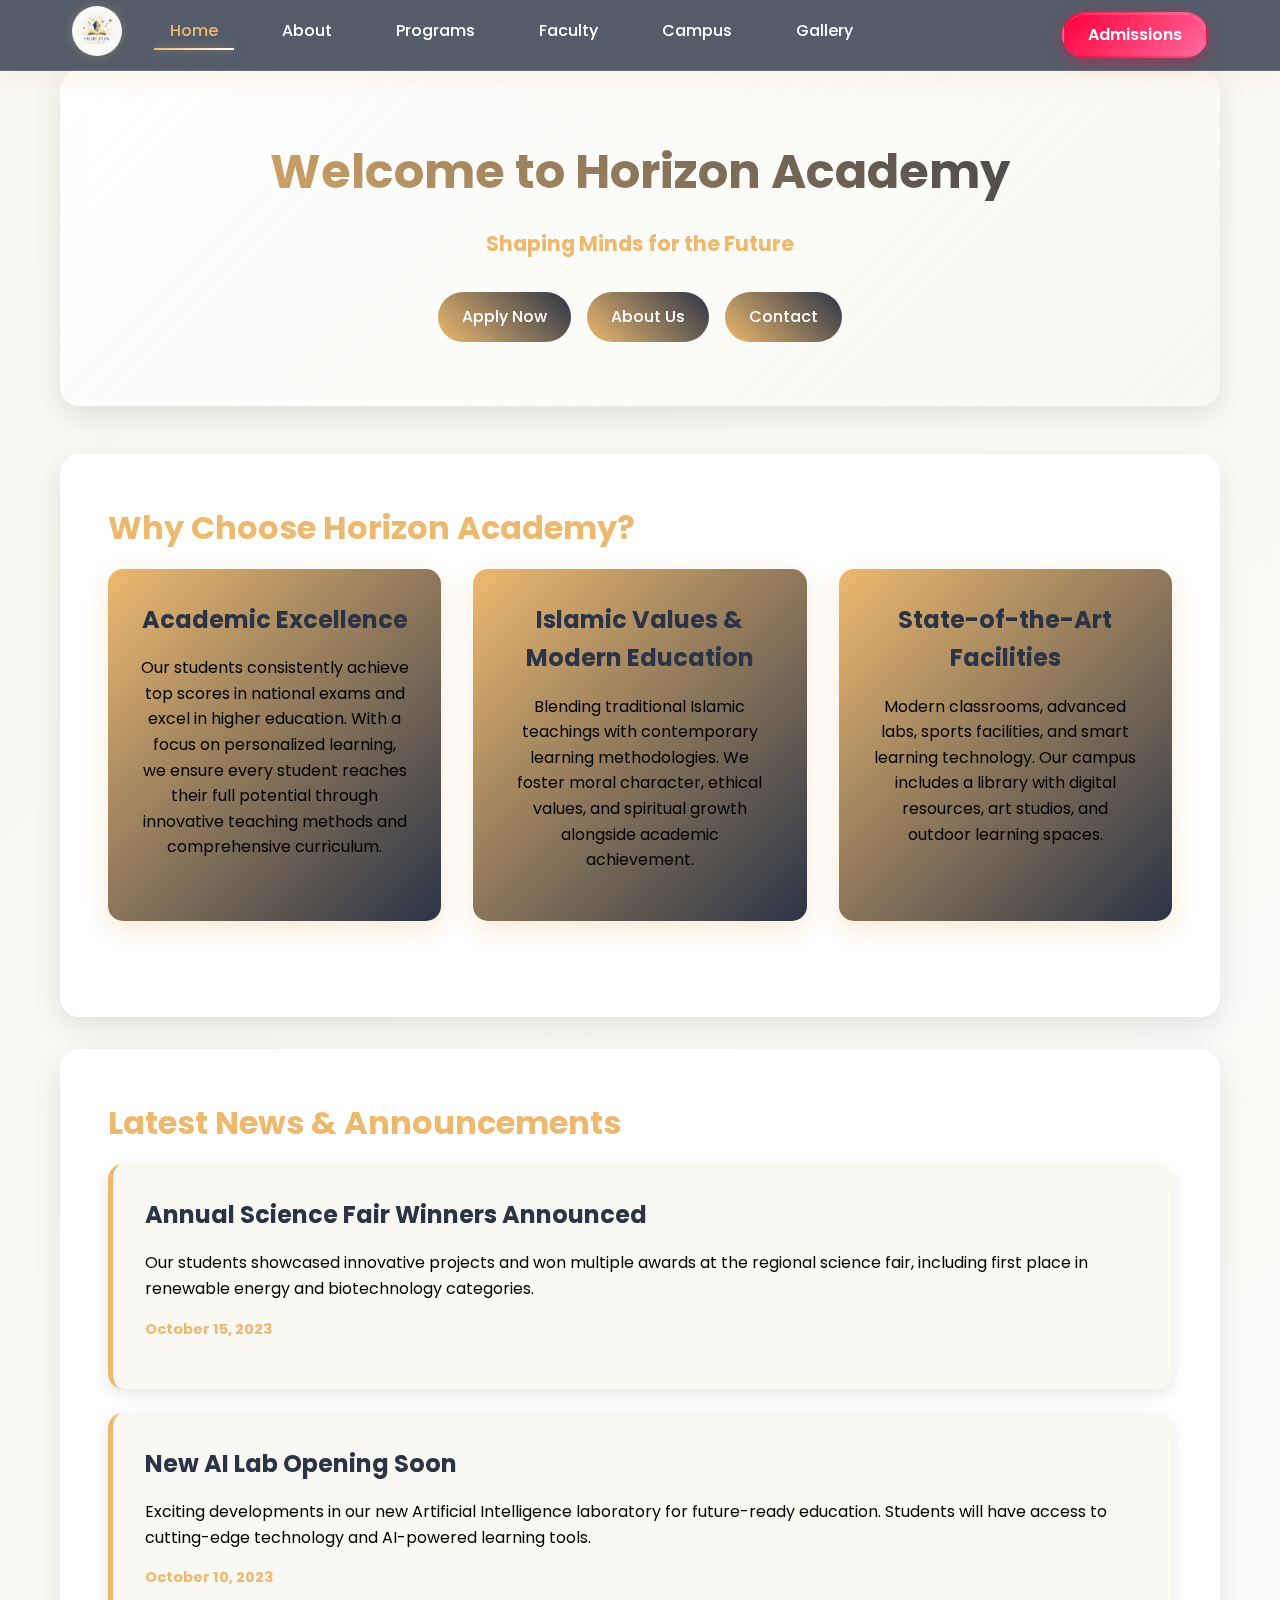
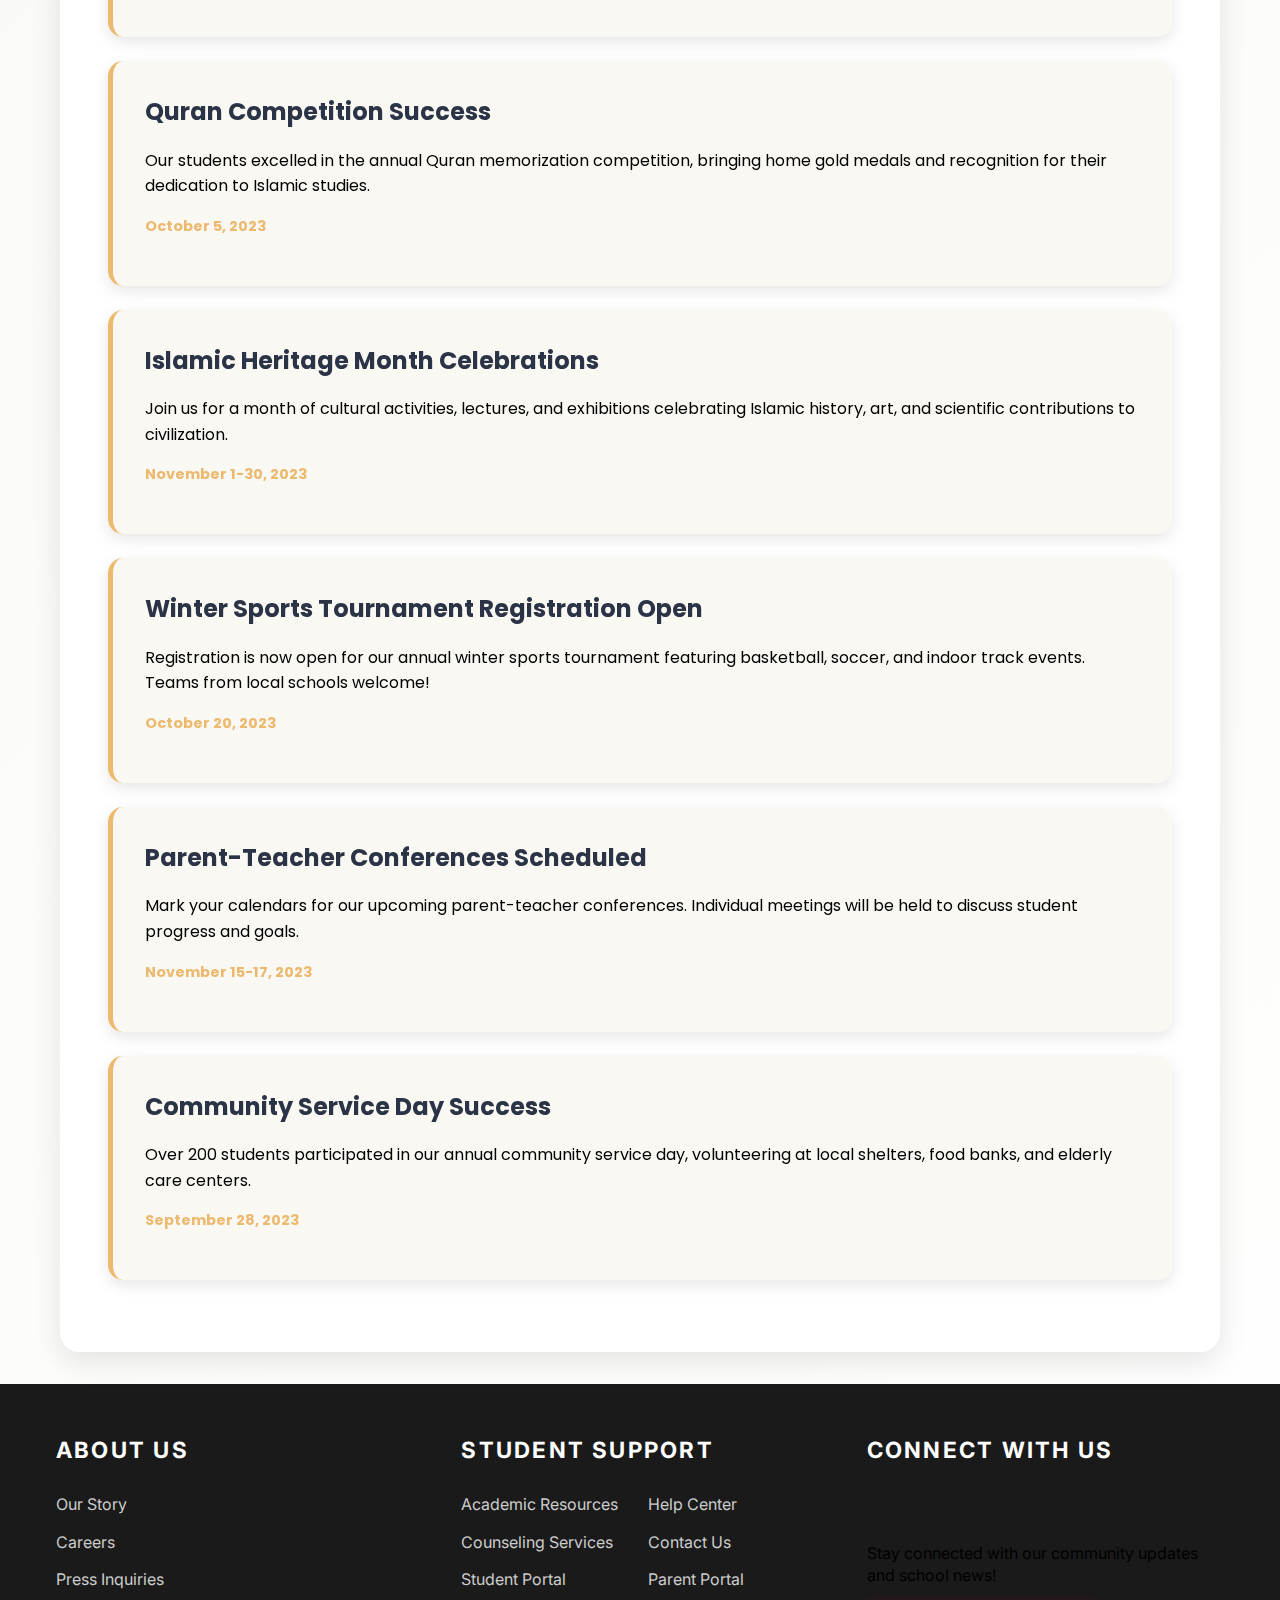
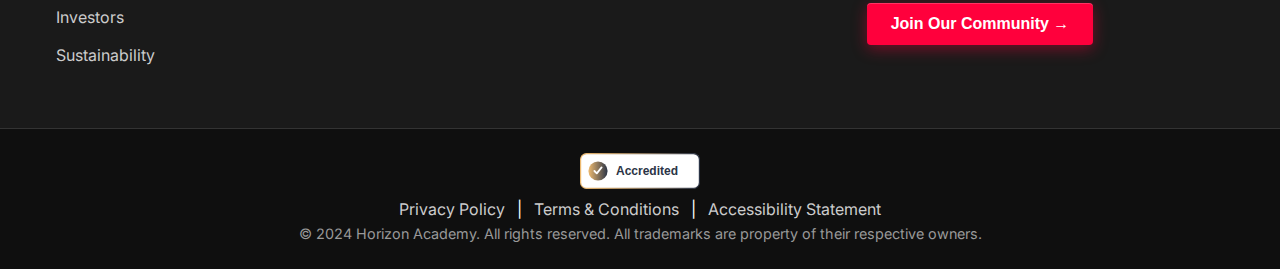
<file: index.html>
<!DOCTYPE html><html lang="en"><head><meta charset="UTF-8"><meta name="viewport" content="width=device-width, initial-scale=1.0"><title>Horizon Academy - Home</title><meta name="description" content="Horizon Academy blends Islamic values with modern education. Explore programs, campus life, and admissions to join our vibrant community."><meta property="og:title" content="Horizon Academy - Home"><meta property="og:description" content="Islamic values • Modern education • Community-focused learning at Horizon Academy."><meta property="og:type" content="website"><link rel="icon" href="favicon-circle.svg" type="image/svg+xml"><link rel="icon" type="image/png" href="logo.png"><link rel="shortcut icon" type="image/png" href="logo.png"><link rel="stylesheet" href="styles.min.css"></head><body><header><nav class="navbar"><div class="nav-left"><a href="index.html" class="logo-link"><img src="logo.png" alt="Horizon Academy Logo" class="logo"></a><ul class="nav-links"><li><a href="index.html" class="active">Home</a></li><li><a href="about.html">About</a></li><li><a href="programs.html">Programs</a></li><li><a href="faculty.html">Faculty</a></li><li><a href="campus-life.html">Campus</a></li><li><a href="gallery.html">Gallery</a></li></ul></div><a href="admissions.html" class="cta-button">Admissions</a><div class="hamburger"><span></span><span></span><span></span></div></nav></header><main class="container"><section class="hero"><h1>Welcome to Horizon Academy</h1><p class="tagline">Shaping Minds for the Future</p><div class="quick-links"><a href="admissions.html" class="quick-link">Apply Now</a><a href="about.html" class="quick-link">About Us</a><a href="contact.html" class="quick-link">Contact</a></div></section><section class="section"><h2>Why Choose Horizon Academy?</h2><div class="highlights"><div class="highlight-item"><h3>Academic Excellence</h3><p>Our students consistently achieve top scores in national exams and excel in higher education. With a focus on personalized learning, we ensure every student reaches their full potential through innovative teaching methods and comprehensive curriculum.</p></div><div class="highlight-item"><h3>Islamic Values & Modern Education</h3><p>Blending traditional Islamic teachings with contemporary learning methodologies. We foster moral character, ethical values, and spiritual growth alongside academic achievement.</p></div><div class="highlight-item"><h3>State-of-the-Art Facilities</h3><p>Modern classrooms, advanced labs, sports facilities, and smart learning technology. Our campus includes a library with digital resources, art studios, and outdoor learning spaces.</p></div></div></section><section class="section"><h2>Latest News & Announcements</h2><div class="news-item"><h3>Annual Science Fair Winners Announced</h3><p>Our students showcased innovative projects and won multiple awards at the regional science fair, including first place in renewable energy and biotechnology categories.</p><p class="date">October 15, 2023</p></div><div class="news-item"><h3>New AI Lab Opening Soon</h3><p>Exciting developments in our new Artificial Intelligence laboratory for future-ready education. Students will have access to cutting-edge technology and AI-powered learning tools.</p><p class="date">October 10, 2023</p></div><div class="news-item"><h3>Quran Competition Success</h3><p>Our students excelled in the annual Quran memorization competition, bringing home gold medals and recognition for their dedication to Islamic studies.</p><p class="date">October 5, 2023</p></div><div class="news-item"><h3>Islamic Heritage Month Celebrations</h3><p>Join us for a month of cultural activities, lectures, and exhibitions celebrating Islamic history, art, and scientific contributions to civilization.</p><p class="date">November 1-30, 2023</p></div><div class="news-item"><h3>Winter Sports Tournament Registration Open</h3><p>Registration is now open for our annual winter sports tournament featuring basketball, soccer, and indoor track events. Teams from local schools welcome!</p><p class="date">October 20, 2023</p></div><div class="news-item"><h3>Parent-Teacher Conferences Scheduled</h3><p>Mark your calendars for our upcoming parent-teacher conferences. Individual meetings will be held to discuss student progress and goals.</p><p class="date">November 15-17, 2023</p></div><div class="news-item"><h3>Community Service Day Success</h3><p>Over 200 students participated in our annual community service day, volunteering at local shelters, food banks, and elderly care centers.</p><p class="date">September 28, 2023</p></div></section></main><footer><div class="footer-main"><div class="footer-column"><h3>ABOUT US</h3><ul><li><a href="#">Our Story</a></li><li><a href="#">Careers</a></li><li><a href="#">Press Inquiries</a></li><li><a href="#">Investors</a></li><li><a href="#">Sustainability</a></li></ul></div><div class="footer-column"><h3>STUDENT SUPPORT</h3><div class="support-grid"><div class="support-subcolumn"><ul><li><a href="#">Academic Resources</a></li><li><a href="#">Counseling Services</a></li><li><a href="#">Student Portal</a></li></ul></div><div class="support-subcolumn"><ul><li><a href="#">Help Center</a></li><li><a href="#">Contact Us</a></li><li><a href="#">Parent Portal</a></li></ul></div></div></div><div class="footer-column"><h3>CONNECT WITH US</h3><div class="social-icons"><a href="#" class="social-icon"><svg viewBox="0 0 24 24" xmlns="http://www.w3.org/2000/svg"><path fill="currentColor" d="M24 12.073c0-6.627-5.373-12-12-12s-12 5.373-12 12c0 5.99 4.388 10.954 10.125 11.854v-8.385H7.078v-3.47h3.047V9.43c0-3.007 1.792-4.669 4.533-4.669 1.312 0 2.686.235 2.686.235v2.953H15.83c-1.491 0-1.956.925-1.956 1.874v2.25h3.328l-.532 3.47h-2.796v8.385C19.612 23.027 24 18.062 24 12.073z"/></svg></a><a href="#" class="social-icon"><svg viewBox="0 0 24 24" xmlns="http://www.w3.org/2000/svg"><path fill="currentColor" d="M18.244 2.25h3.308l-7.227 8.26 8.502 11.24H16.17l-5.214-6.817L4.99 21.75H1.68l7.73-8.835L1.254 2.25H8.08l4.713 6.231zm-1.161 17.52h1.833L7.084 4.126H5.117z"/></svg></a><a href="#" class="social-icon"><svg viewBox="0 0 24 24" xmlns="http://www.w3.org/2000/svg"><path fill="currentColor" d="M23.498 6.186a3.016 3.016 0 0 0-2.122-2.136C19.505 3.545 12 3.545 12 3.545s-7.505 0-9.377.505A3.017 3.017 0 0 0 .502 6.186C0 8.07 0 12 0 12s0 3.93.502 5.814a3.016 3.016 0 0 0 2.122 2.136c1.871.505 9.376.505 9.376.505s7.505 0 9.377-.505a3.015 3.015 0 0 0 2.122-2.136C24 15.93 24 12 24 12s0-3.93-.502-5.814zM9.545 15.568V8.432L15.818 12l-6.273 3.568z"/></svg></a><a href="#" class="social-icon"><svg viewBox="0 0 24 24" xmlns="http://www.w3.org/2000/svg"><path fill="currentColor" d="M12 2.163c3.204 0 3.584.012 4.85.07 3.252.148 4.771 1.691 4.919 4.919.058 1.265.069 1.645.069 4.849 0 3.205-.012 3.584-.069 4.849-.149 3.225-1.664 4.771-4.919 4.919-1.266.058-1.644.07-4.85.07-3.204 0-3.584-.012-4.849-.07-3.26-.149-4.771-1.699-4.919-4.92-.058-1.265-.07-1.644-.07-4.849 0-3.204.013-3.583.07-4.849.149-3.227 1.664-4.771 4.919-4.919 1.266-.057 1.645-.069 4.849-.069zm0-2.163c-3.259 0-3.667.014-4.947.072-4.358.2-6.78 2.618-6.98 6.98-.059 1.281-.073 1.689-.073 4.948 0 3.259.014 3.668.072 4.948.2 4.358 2.618 6.78 6.98 6.98 1.281.058 1.689.072 4.948.072 3.259 0 3.668-.014 4.948-.072 4.354-.2 6.782-2.618 6.979-6.98.059-1.28.073-1.689.073-4.948 0-3.259-.014-3.667-.072-4.947-.196-4.354-2.617-6.78-6.979-6.98-1.281-.059-1.69-.073-4.949-.073zm0 5.838c-3.403 0-6.162 2.759-6.162 6.162s2.759 6.163 6.162 6.163 6.162-2.759 6.162-6.163c0-3.403-2.759-6.162-6.162-6.162zm0 10.162c-2.209 0-4-1.79-4-4 0-2.209 1.791-4 4-4s4 1.791 4 4c0 2.21-1.791 4-4 4zm6.406-11.845c-.796 0-1.441.645-1.441 1.44s.645 1.44 1.441 1.44c.795 0 1.439-.645 1.439-1.44s-.644-1.44-1.439-1.44z"/></svg></a><a href="#" class="social-icon"><svg viewBox="0 0 24 24" xmlns="http://www.w3.org/2000/svg"><path fill="currentColor" d="M12.017 0C5.396 0 .029 5.367.029 11.987c0 5.079 3.158 9.417 7.618 11.174-.105-.949-.199-2.403.041-3.439.219-.937 1.406-5.957 1.406-5.957s-.359-.72-.359-1.781c0-1.663.967-2.911 2.168-2.911 1.024 0 1.518.769 1.518 1.688 0 1.029-.653 2.567-.992 3.992-.285 1.193.6 2.165 1.775 2.165 2.128 0 3.768-2.245 3.768-5.487 0-2.861-2.063-4.869-5.008-4.869-3.41 0-5.409 2.562-5.409 5.199 0 1.033.394 2.143.889 2.75.099.12.112.225.085.345-.09.375-.293 1.199-.334 1.363-.053.225-.172.271-.402.165-1.495-.69-2.433-2.878-2.433-4.646 0-3.776 2.748-7.252 7.92-7.252 4.158 0 7.392 2.967 7.392 6.923 0 4.135-2.607 7.462-6.233 7.462-1.214 0-2.357-.629-2.747-1.378 0 0-.599 2.282-.744 2.84-.282 1.084-1.064 2.456-1.549 3.235C9.584 23.815 10.77 24.001 12.017 24.001c6.624 0 11.99-5.367 11.99-12.014C24.007 5.367 18.641.001 12.017.001z"/></svg></a><a href="#" class="social-icon"><svg viewBox="0 0 24 24" xmlns="http://www.w3.org/2000/svg"><path fill="currentColor" d="M12.525.02c1.31-.02 2.61-.01 3.91-.02.08 1.53.63 3.09 1.75 4.17 1.12 1.11 2.7 1.62 4.24 1.79v4.03c-1.44-.05-2.89-.35-4.2-.97-.57-.26-1.1-.59-1.62-.93-.01 2.92.01 5.84-.02 8.75-.08 1.4-.54 2.79-1.35 3.94-1.31 1.92-3.58 3.17-5.91 3.21-1.43.08-2.86-.31-4.08-1.03-2.02-1.19-3.44-3.37-3.65-5.71-.02-.5-.03-1-.01-1.49.18-1.9 1.12-3.72 2.58-4.96 1.66-1.44 3.98-2.13 6.15-1.72.02 1.48-.04 2.96-.04 4.44-.99-.32-2.15-.23-3.02.37-.63.41-1.11 1.04-1.36 1.75-.21.51-.15 1.07-.14 1.61.24 1.64 1.82 3.02 3.5 2.87 1.12-.01 2.19-.66 2.77-1.61.19-.33.4-.67.41-1.06.1-1.79.06-3.57.07-5.36.01-4.03-.01-8.05.02-12.07z"/></svg></a></div><p class="signup-message">Stay connected with our community updates and school news!</p><button class="cta-button">Join Our Community →</button></div></div><div class="footer-bottom"><div class="accreditation"><img src="accredited-logo.svg" alt="Accredited" style="width: 120px; height: auto;"></div><div class="legal-links"><a href="privacy.html">Privacy Policy</a> | <a href="terms.html">Terms & Conditions</a> | <a href="accessibility.html">Accessibility Statement</a></div><div class="copyright"><p>&copy; 2024 Horizon Academy. All rights reserved. All trademarks are property of their respective owners.</p></div></div></footer><script src="script.min.js"></script></body></html>
</file>
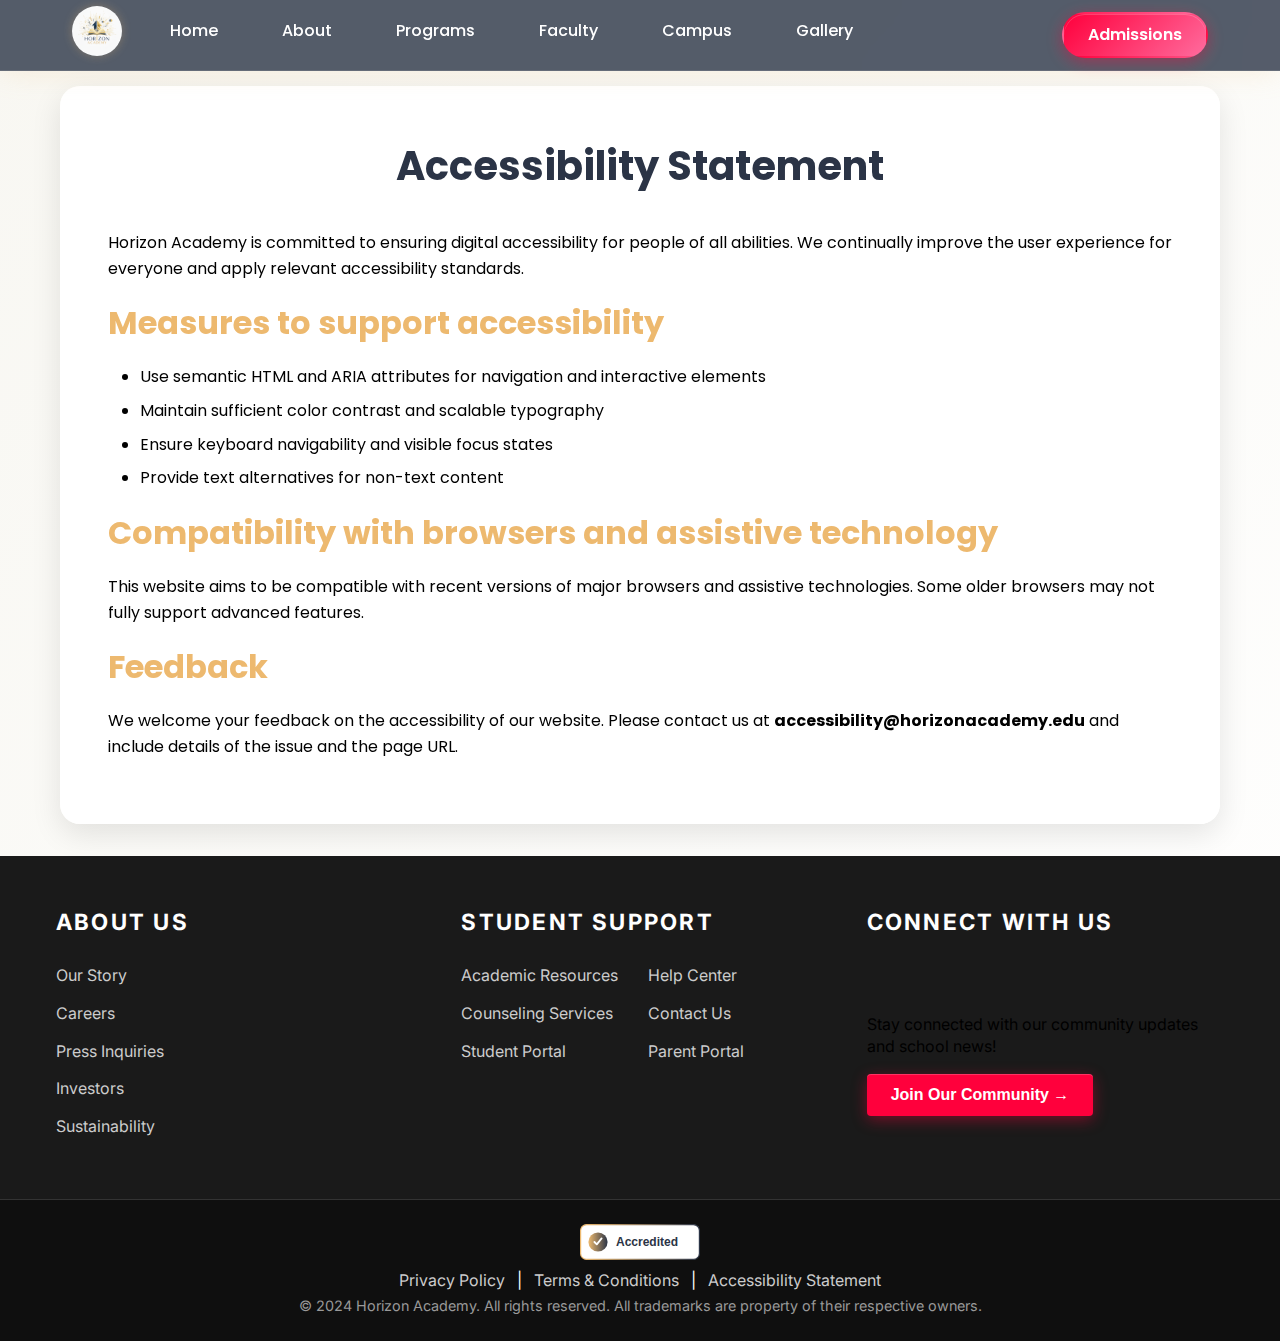
<file: accessibility.html>
<!DOCTYPE html><html lang="en"><head><meta charset="UTF-8"><meta name="viewport" content="width=device-width, initial-scale=1.0"><title>Horizon Academy - Accessibility Statement</title><meta name="description" content="Read Horizon Academy's commitment to digital accessibility and inclusive user experience."><meta property="og:title" content="Accessibility Statement - Horizon Academy"><meta property="og:description" content="Our commitment to accessibility and how to contact us with feedback."><meta property="og:type" content="website"><link rel="icon" href="favicon-circle.svg" type="image/svg+xml"><link rel="icon" type="image/png" href="logo.png"><link rel="shortcut icon" type="image/png" href="logo.png"><link rel="icon" href="favicon.svg" type="image/svg+xml"><link rel="icon" href="favicon.ico" sizes="any"><link rel="shortcut icon" type="image/x-icon" href="[data-uri]"><link rel="stylesheet" href="styles.min.css"></head><body><header><nav class="navbar"><div class="nav-left"><a href="index.html" class="logo-link"><img src="logo.png" alt="Horizon Academy Logo" class="logo"></a><ul class="nav-links"><li><a href="index.html">Home</a></li><li><a href="about.html">About</a></li><li><a href="programs.html">Programs</a></li><li><a href="faculty.html">Faculty</a></li><li><a href="campus-life.html">Campus</a></li><li><a href="gallery.html">Gallery</a></li></ul></div><a href="admissions.html" class="cta-button">Admissions</a><div class="hamburger"><span></span><span></span><span></span></div></nav></header><main class="container"><section class="section"><h1>Accessibility Statement</h1><p>Horizon Academy is committed to ensuring digital accessibility for people of all abilities. We continually improve the user experience for everyone and apply relevant accessibility standards.</p><h2>Measures to support accessibility</h2><ul><li>Use semantic HTML and ARIA attributes for navigation and interactive elements</li><li>Maintain sufficient color contrast and scalable typography</li><li>Ensure keyboard navigability and visible focus states</li><li>Provide text alternatives for non-text content</li></ul><h2>Compatibility with browsers and assistive technology</h2><p>This website aims to be compatible with recent versions of major browsers and assistive technologies. Some older browsers may not fully support advanced features.</p><h2>Feedback</h2><p>We welcome your feedback on the accessibility of our website. Please contact us at <strong>accessibility@horizonacademy.edu</strong> and include details of the issue and the page URL.</p></section></main><footer><div class="footer-main"><div class="footer-column"><h3>ABOUT US</h3><ul><li><a href="#">Our Story</a></li><li><a href="#">Careers</a></li><li><a href="#">Press Inquiries</a></li><li><a href="#">Investors</a></li><li><a href="#">Sustainability</a></li></ul></div><div class="footer-column"><h3>STUDENT SUPPORT</h3><div class="support-grid"><div class="support-subcolumn"><ul><li><a href="#">Academic Resources</a></li><li><a href="#">Counseling Services</a></li><li><a href="#">Student Portal</a></li></ul></div><div class="support-subcolumn"><ul><li><a href="#">Help Center</a></li><li><a href="#">Contact Us</a></li><li><a href="#">Parent Portal</a></li></ul></div></div></div><div class="footer-column"><h3>CONNECT WITH US</h3><div class="social-icons"><a href="#" class="social-icon"><svg viewBox="0 0 24 24" xmlns="http://www.w3.org/2000/svg"><path fill="currentColor" d="M24 12.073c0-6.627-5.373-12-12-12s-12 5.373-12 12c0 5.99 4.388 10.954 10.125 11.854v-8.385H7.078v-3.47h3.047V9.43c0-3.007 1.792-4.669 4.533-4.669 1.312 0 2.686.235 2.686.235v2.953H15.83c-1.491 0-1.956.925-1.956 1.874v2.25h3.328l-.532 3.47h-2.796v8.385C19.612 23.027 24 18.062 24 12.073z"/></svg></a><a href="#" class="social-icon"><svg viewBox="0 0 24 24" xmlns="http://www.w3.org/2000/svg"><path fill="currentColor" d="M18.244 2.25h3.308l-7.227 8.26 8.502 11.24H16.17l-5.214-6.817L4.99 21.75H1.68l7.73-8.835L1.254 2.25H8.08l4.713 6.231zm-1.161 17.52h1.833L7.084 4.126H5.117z"/></svg></a><a href="#" class="social-icon"><svg viewBox="0 0 24 24" xmlns="http://www.w3.org/2000/svg"><path fill="currentColor" d="M23.498 6.186a3.016 3.016 0 0 0-2.122-2.136C19.505 3.545 12 3.545 12 3.545s-7.505 0-9.377.505A3.017 3.017 0 0 0 .502 6.186C0 8.07 0 12 0 12s0 3.93.502 5.814a3.016 3.016 0 0 0 2.122 2.136c1.871.505 9.376 .505 9.376 .505s7.505 0 9.377-.505a3.015 3.015 0 0 0 2.122-2.136C24 15.93 24 12 24 12s0-3.93-.502-5.814zM9.545 15.568V8.432L15.818 12l-6.273 3.568z"/></svg></a><a href="#" class="social-icon"><svg viewBox="0 0 24 24" xmlns="http://www.w3.org/2000/svg"><path fill="currentColor" d="M12.017 0C5.396 0 .029 5.367.029 11.987c0 5.079 3.158 9.417 7.618 11.174-.105-.949-.199-2.403 .041-3.439 .219-.937 1.406-5.957 1.406-5.957s-.359-.72-.359-1.781c0-1.663 .967-2.911 2.168-2.911 1.024 0 1.518 .769 1.518 1.688 0 1.029-.653 2.567-.992 3.992-.285 1.193 .6 2.165 1.775 2.165 2.128 0 3.768-2.245 3.768-5.487 0-2.861-2.063-4.869-5.008-4.869-3.41 0-5.409 2.562-5.409 5.199 0 1.033 .394 2.143 .889 2.75 .099 .12 .112 .225 .085 .345-.09 .375-.293 1.199-.334 1.363-.053 .225-.172 .271-.402 .165-1.495-.69-2.433-2.878-2.433-4.646 0-3.776 2.748-7.252 7.92-7.252 4.158 0 7.392 2.967 7.392 6.923 0 4.135-2.607 7.462-6.233 7.462-1.214 0-2.357-.629-2.747-1.378 0 0-.599 2.282-.744 2.84-.282 1.084-1.064 2.456-1.549 3.235C9.584 23.815 10.77 24.001 12.017 24.001c6.624 0 11.99-5.367 11.99-12.014C24.007 5.367 18.641 .001 12.017 .001z"/></svg></a><a href="#" class="social-icon"><svg viewBox="0 0 24 24" xmlns="http://www.w3.org/2000/svg"><path fill="currentColor" d="M12.525.02c1.31-.02 2.61-.01 3.91-.02.08 1.53 .63 3.09 1.75 4.17 1.12 1.11 2.7 1.62 4.24 1.79v4.03c-1.44-.05-2.89-.35-4.2-.97-.57-.26-1.1-.59-1.62-.93-.01 2.92 .01 5.84-.02 8.75-.08 1.4-.54 2.79-1.35 3.94-1.31 1.92-3.58 3.17-5.91 3.21-1.43 .08-2.86-.31-4.08-1.03-2.02-1.19-3.44-3.37-3.65-5.71-.02-.5-.03-1-.01-1.49 .18-1.9 1.12-3.72 2.58-4.96 1.66-1.44 3.98-2.13 6.15-1.72 .02 1.48-.04 2.96-.04 4.44-.99-.32-2.15-.23-3.02 .37-.63 .41-1.11 1.04-1.36 1.75-.21 .51-.15 1.07-.14 1.61 .24 1.64 1.82 3.02 3.5 2.87 1.12-.01 2.19-.66 2.77-1.61 .19-.33 .4-.67 .41-1.06 .1-1.79 .06-3.57 .07-5.36 .01-4.03-.01-8.05 .02-12.07z"/></svg></a></div><p class="signup-message">Stay connected with our community updates and school news!</p><button class="cta-button">Join Our Community →</button></div></div><div class="footer-bottom"><div class="accreditation"><img src="accredited-logo.svg" alt="Accredited" style="width: 120px; height: auto;"></div><div class="legal-links"><a href="privacy.html">Privacy Policy</a> | <a href="terms.html">Terms & Conditions</a> | <a href="accessibility.html">Accessibility Statement</a></div><div class="copyright"><p>&copy; 2024 Horizon Academy. All rights reserved. All trademarks are property of their respective owners.</p></div></div></footer><script src="script.min.js"></script></body></html>
</file>
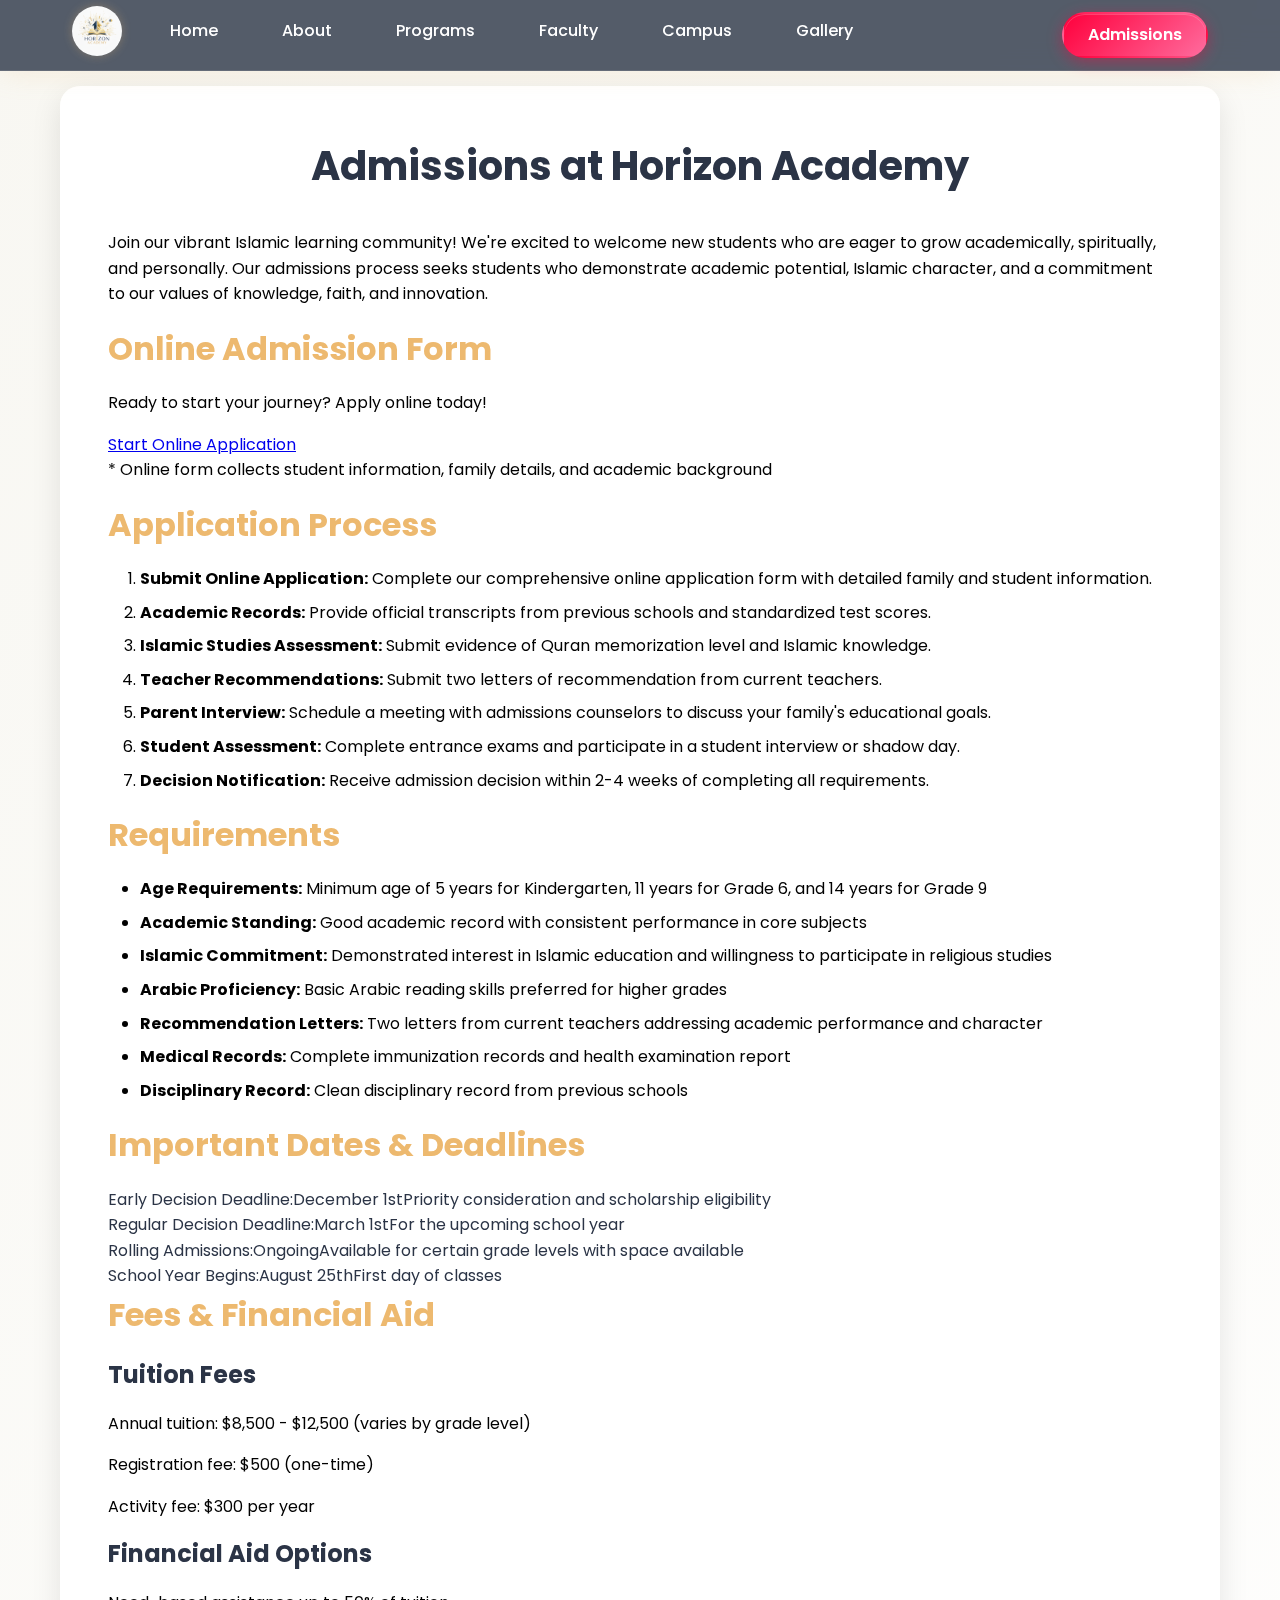
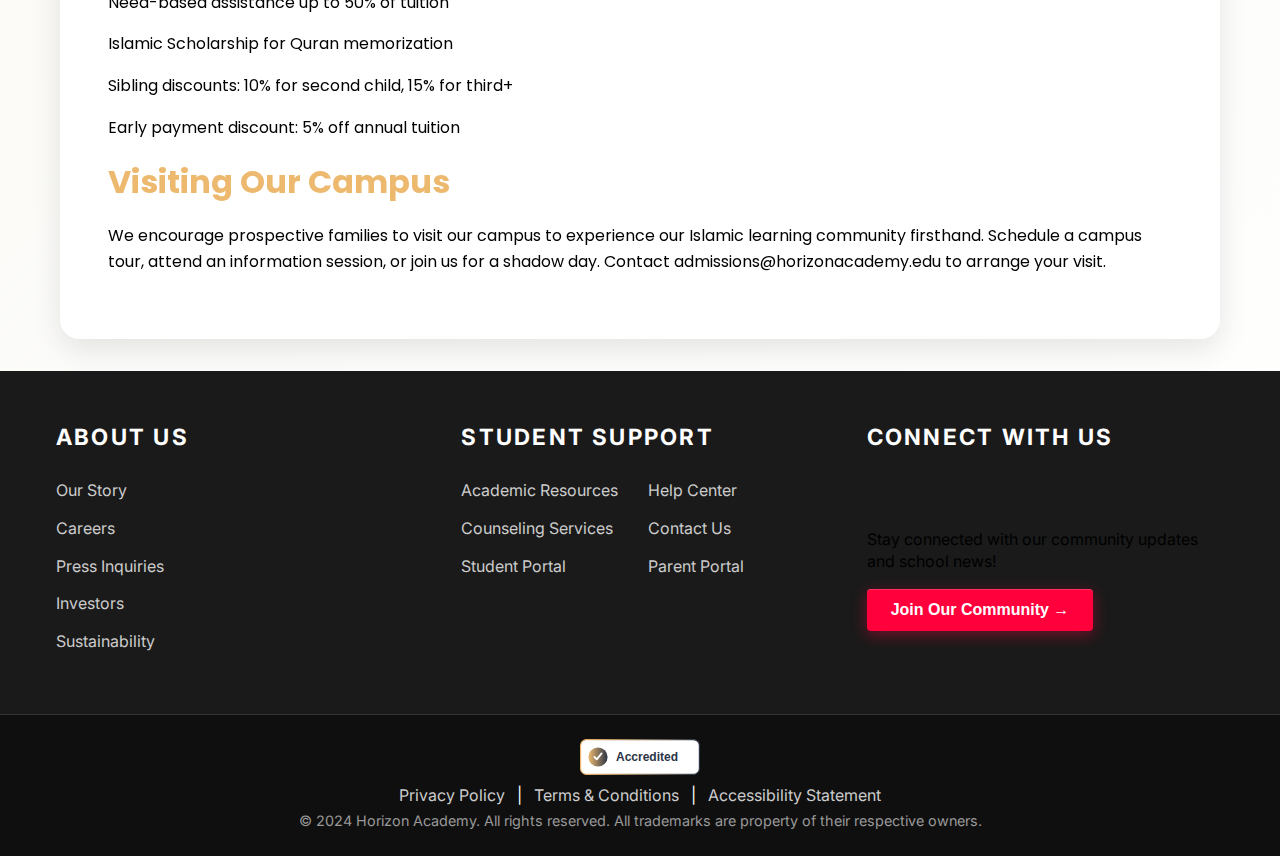
<file: admissions.html>
<!DOCTYPE html><html lang="en"><head><meta charset="UTF-8"><meta name="viewport" content="width=device-width, initial-scale=1.0"><title>Horizon Academy - Admissions</title><meta name="description" content="Admissions at Horizon Academy: application process, requirements, key dates, fees, and financial aid."><meta property="og:title" content="Admissions at Horizon Academy"><meta property="og:description" content="Apply to Horizon Academy. View requirements, deadlines, and financial aid."><meta property="og:type" content="website"><link rel="icon" href="favicon-circle.svg" type="image/svg+xml"><link rel="icon" type="image/png" href="logo.png"><link rel="shortcut icon" type="image/png" href="logo.png"><link rel="icon" href="favicon.svg" type="image/svg+xml"><link rel="icon" href="favicon.ico" sizes="any"><link rel="shortcut icon" type="image/x-icon" href="[data-uri]"><link rel="stylesheet" href="styles.min.css"></head><body><header><nav class="navbar"><div class="nav-left"><a href="index.html" class="logo-link"><img src="logo.png" alt="Horizon Academy Logo" class="logo"></a><ul class="nav-links"><li><a href="index.html">Home</a></li><li><a href="about.html">About</a></li><li><a href="programs.html">Programs</a></li><li><a href="faculty.html">Faculty</a></li><li><a href="campus-life.html">Campus</a></li><li><a href="gallery.html">Gallery</a></li></ul></div><a href="admissions.html" class="cta-button active">Admissions</a><div class="hamburger"><span></span><span></span><span></span></div></nav></header><main class="container"><section class="section"><h1>Admissions at Horizon Academy</h1><p>Join our vibrant Islamic learning community! We're excited to welcome new students who are eager to grow academically, spiritually, and personally. Our admissions process seeks students who demonstrate academic potential, Islamic character, and a commitment to our values of knowledge, faith, and innovation.</p><h2>Online Admission Form</h2><div class="admission-form-preview"><p>Ready to start your journey? Apply online today!</p><a href="#" class="apply-button">Start Online Application</a><p class="form-note">* Online form collects student information, family details, and academic background</p></div><h2>Application Process</h2><ol><li><strong>Submit Online Application:</strong> Complete our comprehensive online application form with detailed family and student information.</li><li><strong>Academic Records:</strong> Provide official transcripts from previous schools and standardized test scores.</li><li><strong>Islamic Studies Assessment:</strong> Submit evidence of Quran memorization level and Islamic knowledge.</li><li><strong>Teacher Recommendations:</strong> Submit two letters of recommendation from current teachers.</li><li><strong>Parent Interview:</strong> Schedule a meeting with admissions counselors to discuss your family's educational goals.</li><li><strong>Student Assessment:</strong> Complete entrance exams and participate in a student interview or shadow day.</li><li><strong>Decision Notification:</strong> Receive admission decision within 2-4 weeks of completing all requirements.</li></ol><h2>Requirements</h2><ul><li><strong>Age Requirements:</strong> Minimum age of 5 years for Kindergarten, 11 years for Grade 6, and 14 years for Grade 9</li><li><strong>Academic Standing:</strong> Good academic record with consistent performance in core subjects</li><li><strong>Islamic Commitment:</strong> Demonstrated interest in Islamic education and willingness to participate in religious studies</li><li><strong>Arabic Proficiency:</strong> Basic Arabic reading skills preferred for higher grades</li><li><strong>Recommendation Letters:</strong> Two letters from current teachers addressing academic performance and character</li><li><strong>Medical Records:</strong> Complete immunization records and health examination report</li><li><strong>Disciplinary Record:</strong> Clean disciplinary record from previous schools</li></ul><h2>Important Dates & Deadlines</h2><div class="dates-table"><div class="date-row"><span class="date-label">Early Decision Deadline:</span><span class="date-value">December 1st</span><span class="date-note">Priority consideration and scholarship eligibility</span></div><div class="date-row"><span class="date-label">Regular Decision Deadline:</span><span class="date-value">March 1st</span><span class="date-note">For the upcoming school year</span></div><div class="date-row"><span class="date-label">Rolling Admissions:</span><span class="date-value">Ongoing</span><span class="date-note">Available for certain grade levels with space available</span></div><div class="date-row"><span class="date-label">School Year Begins:</span><span class="date-value">August 25th</span><span class="date-note">First day of classes</span></div></div><h2>Fees & Financial Aid</h2><div class="fees-section"><div class="fee-item"><h3>Tuition Fees</h3><p>Annual tuition: $8,500 - $12,500 (varies by grade level)</p><p>Registration fee: $500 (one-time)</p><p>Activity fee: $300 per year</p></div><div class="fee-item"><h3>Financial Aid Options</h3><p>Need-based assistance up to 50% of tuition</p><p>Islamic Scholarship for Quran memorization</p><p>Sibling discounts: 10% for second child, 15% for third+</p><p>Early payment discount: 5% off annual tuition</p></div></div><h2>Visiting Our Campus</h2><p>We encourage prospective families to visit our campus to experience our Islamic learning community firsthand. Schedule a campus tour, attend an information session, or join us for a shadow day. Contact admissions@horizonacademy.edu to arrange your visit.</p></section></main><footer><div class="footer-main"><div class="footer-column"><h3>ABOUT US</h3><ul><li><a href="#">Our Story</a></li><li><a href="#">Careers</a></li><li><a href="#">Press Inquiries</a></li><li><a href="#">Investors</a></li><li><a href="#">Sustainability</a></li></ul></div><div class="footer-column"><h3>STUDENT SUPPORT</h3><div class="support-grid"><div class="support-subcolumn"><ul><li><a href="#">Academic Resources</a></li><li><a href="#">Counseling Services</a></li><li><a href="#">Student Portal</a></li></ul></div><div class="support-subcolumn"><ul><li><a href="#">Help Center</a></li><li><a href="#">Contact Us</a></li><li><a href="#">Parent Portal</a></li></ul></div></div></div><div class="footer-column"><h3>CONNECT WITH US</h3><div class="social-icons"><a href="#" class="social-icon"><svg viewBox="0 0 24 24" xmlns="http://www.w3.org/2000/svg"><path fill="currentColor" d="M24 12.073c0-6.627-5.373-12-12-12s-12 5.373-12 12c0 5.99 4.388 10.954 10.125 11.854v-8.385H7.078v-3.47h3.047V9.43c0-3.007 1.792-4.669 4.533-4.669 1.312 0 2.686.235 2.686.235v2.953H15.83c-1.491 0-1.956.925-1.956 1.874v2.25h3.328l-.532 3.47h-2.796v8.385C19.612 23.027 24 18.062 24 12.073z"/></svg></a><a href="#" class="social-icon"><svg viewBox="0 0 24 24" xmlns="http://www.w3.org/2000/svg"><path fill="currentColor" d="M18.244 2.25h3.308l-7.227 8.26 8.502 11.24H16.17l-5.214-6.817L4.99 21.75H1.68l7.73-8.835L1.254 2.25H8.08l4.713 6.231zm-1.161 17.52h1.833L7.084 4.126H5.117z"/></svg></a><a href="#" class="social-icon"><svg viewBox="0 0 24 24" xmlns="http://www.w3.org/2000/svg"><path fill="currentColor" d="M23.498 6.186a3.016 3.016 0 0 0-2.122-2.136C19.505 3.545 12 3.545 12 3.545s-7.505 0-9.377.505A3.017 3.017 0 0 0 .502 6.186C0 8.07 0 12 0 12s0 3.93.502 5.814a3.016 3.016 0 0 0 2.122 2.136c1.871.505 9.376.505 9.376.505s7.505 0 9.377-.505a3.015 3.015 0 0 0 2.122-2.136C24 15.93 24 12 24 12s0-3.93-.502-5.814zM9.545 15.568V8.432L15.818 12l-6.273 3.568z"/></svg></a><a href="#" class="social-icon"><svg viewBox="0 0 24 24" xmlns="http://www.w3.org/2000/svg"><path fill="currentColor" d="M12 2.163c3.204 0 3.584.012 4.85.07 3.252.148 4.771 1.691 4.919 4.919.058 1.265.069 1.645.069 4.849 0 3.205-.012 3.584-.069 4.849-.149 3.225-1.664 4.771-4.919 4.919-1.266.058-1.644.07-4.85.07-3.204 0-3.584-.012-4.849-.07-3.26-.149-4.771-1.699-4.919-4.92-.058-1.265-.07-1.644-.07-4.849 0-3.204.013-3.583.07-4.849.149-3.227 1.664-4.771 4.919-4.919 1.266-.057 1.645-.069 4.849-.069zm0-2.163c-3.259 0-3.667.014-4.947.072-4.358.2-6.78 2.618-6.98 6.98-.059 1.281-.073 1.689-.073 4.948 0 3.259.014 3.668.072 4.948.2 4.358 2.618 6.78 6.98 6.98 1.281.058 1.689.072 4.948.072 3.259 0 3.668-.014 4.948-.072 4.354-.2 6.782-2.618 6.979-6.98.059-1.28.073-1.689.073-4.948 0-3.259-.014-3.667-.072-4.947-.196-4.354-2.617-6.78-6.979-6.98-1.281-.059-1.69-.073-4.949-.073zm0 5.838c-3.403 0-6.162 2.759-6.162 6.162s2.759 6.163 6.162 6.163 6.162-2.759 6.162-6.163c0-3.403-2.759-6.162-6.162-6.162zm0 10.162c-2.209 0-4-1.79-4-4 0-2.209 1.791-4 4-4s4 1.791 4 4c0 2.21-1.791 4-4 4zm6.406-11.845c-.796 0-1.441.645-1.441 1.44s.645 1.44 1.441 1.44c.795 0 1.439-.645 1.439-1.44s-.644-1.44-1.439-1.44z"/></svg></a><a href="#" class="social-icon"><svg viewBox="0 0 24 24" xmlns="http://www.w3.org/2000/svg"><path fill="currentColor" d="M12.017 0C5.396 0 .029 5.367.029 11.987c0 5.079 3.158 9.417 7.618 11.174-.105-.949-.199-2.403.041-3.439.219-.937 1.406-5.957 1.406-5.957s-.359-.72-.359-1.781c0-1.663.967-2.911 2.168-2.911 1.024 0 1.518.769 1.518 1.688 0 1.029-.653 2.567-.992 3.992-.285 1.193.6 2.165 1.775 2.165 2.128 0 3.768-2.245 3.768-5.487 0-2.861-2.063-4.869-5.008-4.869-3.41 0-5.409 2.562-5.409 5.199 0 1.033.394 2.143.889 2.75.099.12.112.225.085.345-.09.375-.293 1.199-.334 1.363-.053.225-.172.271-.402.165-1.495-.69-2.433-2.878-2.433-4.646 0-3.776 2.748-7.252 7.92-7.252 4.158 0 7.392 2.967 7.392 6.923 0 4.135-2.607 7.462-6.233 7.462-1.214 0-2.357-.629-2.747-1.378 0 0-.599 2.282-.744 2.84-.282 1.084-1.064 2.456-1.549 3.235C9.584 23.815 10.77 24.001 12.017 24.001c6.624 0 11.99-5.367 11.99-12.014C24.007 5.367 18.641.001 12.017.001z"/></svg></a><a href="#" class="social-icon"><svg viewBox="0 0 24 24" xmlns="http://www.w3.org/2000/svg"><path fill="currentColor" d="M12.525.02c1.31-.02 2.61-.01 3.91-.02.08 1.53.63 3.09 1.75 4.17 1.12 1.11 2.7 1.62 4.24 1.79v4.03c-1.44-.05-2.89-.35-4.2-.97-.57-.26-1.1-.59-1.62-.93-.01 2.92.01 5.84-.02 8.75-.08 1.4-.54 2.79-1.35 3.94-1.31 1.92-3.58 3.17-5.91 3.21-1.43.08-2.86-.31-4.08-1.03-2.02-1.19-3.44-3.37-3.65-5.71-.02-.5-.03-1-.01-1.49.18-1.9 1.12-3.72 2.58-4.96 1.66-1.44 3.98-2.13 6.15-1.72.02 1.48-.04 2.96-.04 4.44-.99-.32-2.15-.23-3.02.37-.63.41-1.11 1.04-1.36 1.75-.21.51-.15 1.07-.14 1.61.24 1.64 1.82 3.02 3.5 2.87 1.12-.01 2.19-.66 2.77-1.61.19-.33.4-.67.41-1.06.1-1.79.06-3.57.07-5.36.01-4.03-.01-8.05.02-12.07z"/></svg></a></div><p class="signup-message">Stay connected with our community updates and school news!</p><button class="cta-button">Join Our Community →</button></div></div><div class="footer-bottom"><div class="accreditation"><img src="accredited-logo.svg" alt="Accredited" style="width: 120px; height: auto;"></div><div class="legal-links"><a href="privacy.html">Privacy Policy</a> | <a href="terms.html">Terms & Conditions</a> | <a href="accessibility.html">Accessibility Statement</a></div><div class="copyright"><p>&copy; 2024 Horizon Academy. All rights reserved. All trademarks are property of their respective owners.</p></div></div></footer><script src="script.min.js"></script></body></html>
</file>
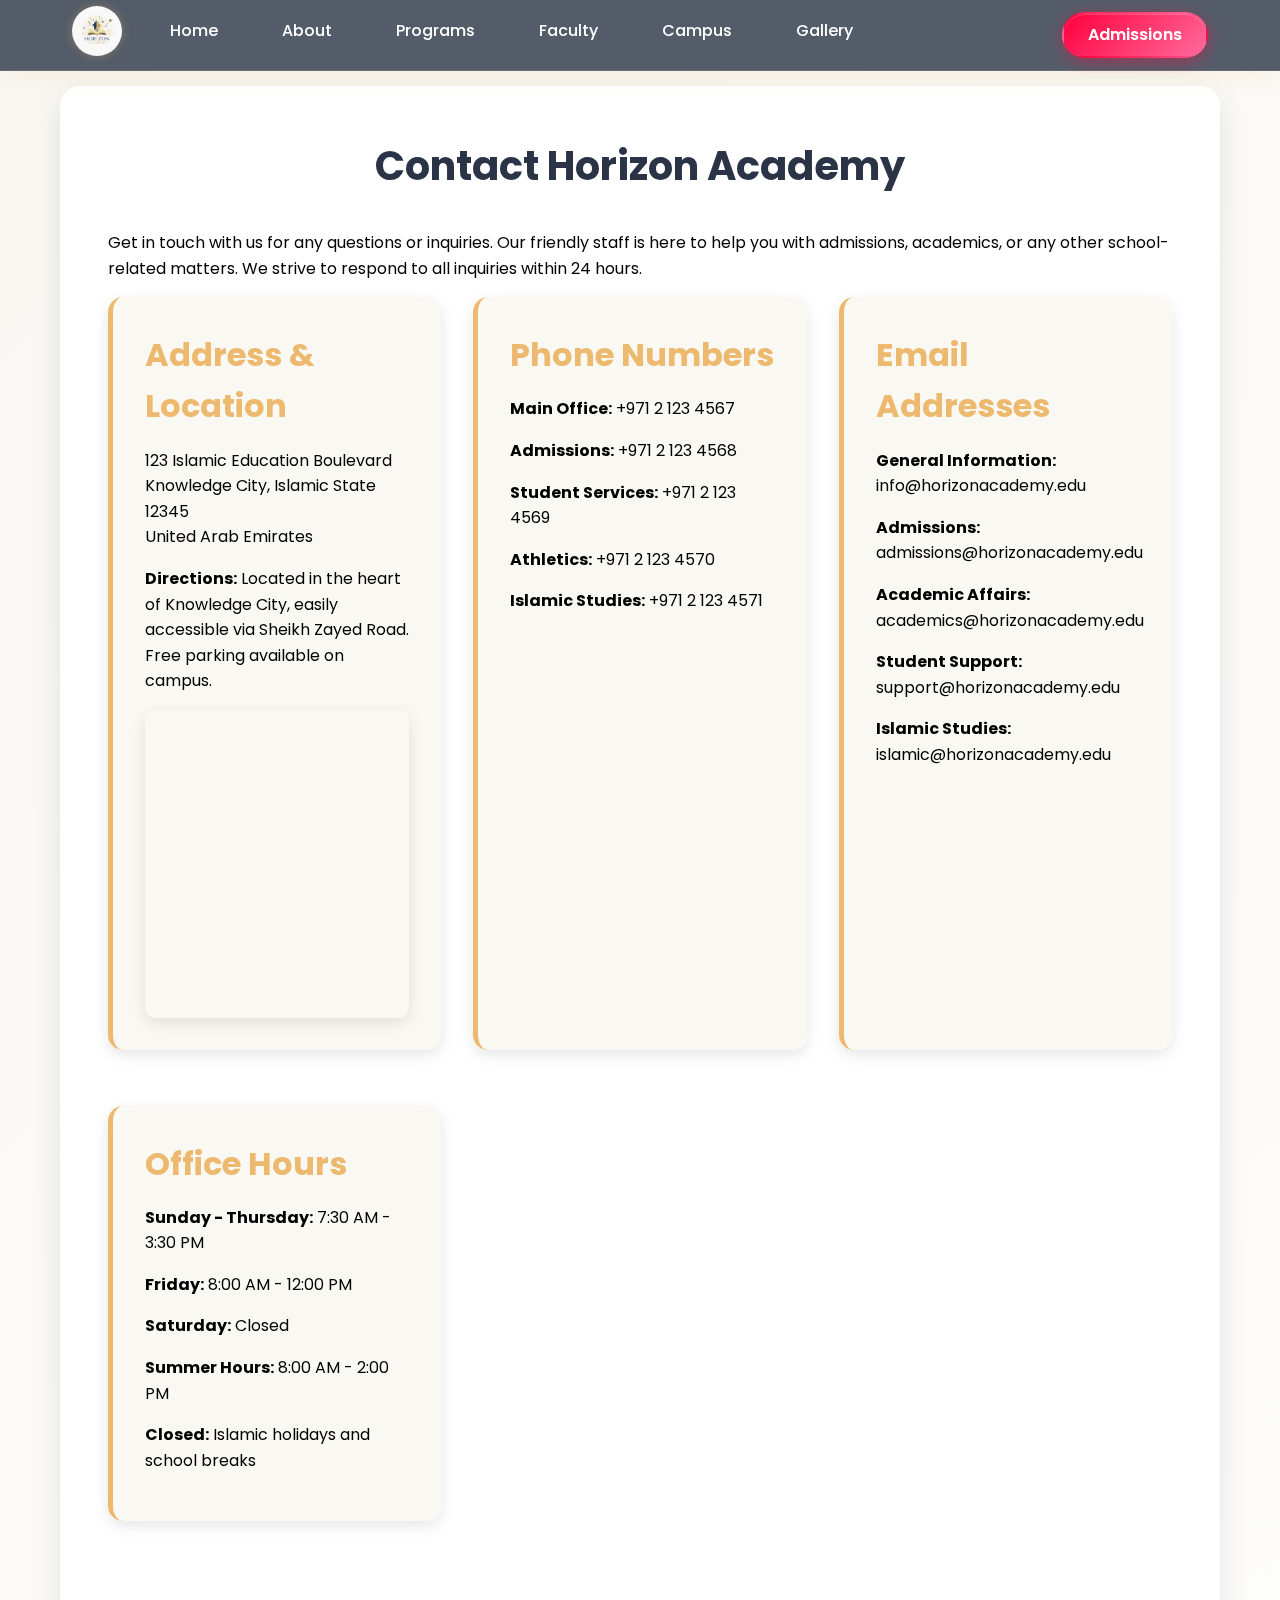
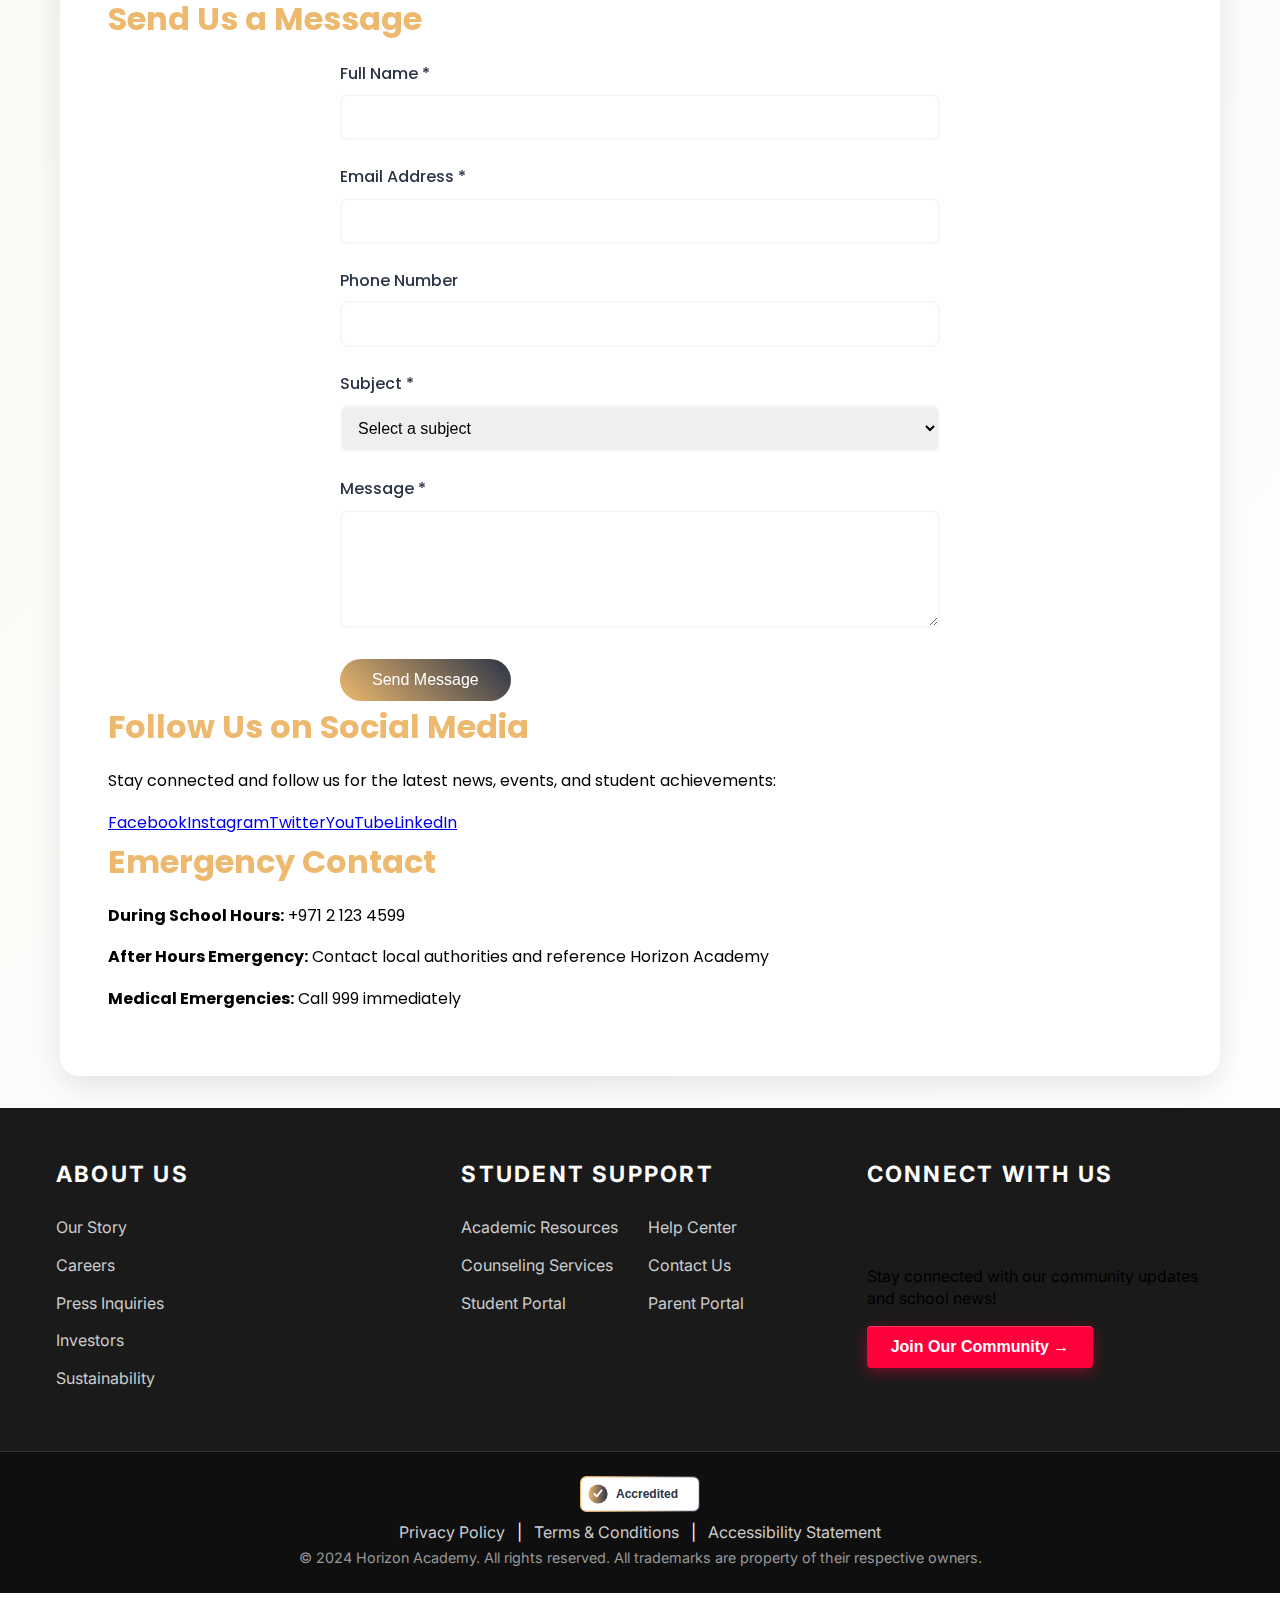
<file: contact.html>
<!DOCTYPE html><html lang="en"><head><meta charset="UTF-8"><meta name="viewport" content="width=device-width, initial-scale=1.0"><title>Horizon Academy - Contact</title><meta name="description" content="Contact Horizon Academy for admissions, academics, student services, and general inquiries."><meta property="og:title" content="Contact Horizon Academy"><meta property="og:description" content="Get in touch with Horizon Academy. We're here to help."><meta property="og:type" content="website"><link rel="icon" href="favicon-circle.svg" type="image/svg+xml"><link rel="icon" type="image/png" href="logo.png"><link rel="shortcut icon" type="image/png" href="logo.png"><link rel="icon" href="favicon.svg" type="image/svg+xml"><link rel="icon" href="favicon.ico" sizes="any"><link rel="shortcut icon" type="image/x-icon" href="[data-uri]"><link rel="stylesheet" href="styles.min.css"></head><body><header><nav class="navbar"><div class="nav-left"><a href="index.html" class="logo-link"><img src="logo.png" alt="Horizon Academy Logo" class="logo"></a><ul class="nav-links"><li><a href="index.html">Home</a></li><li><a href="about.html">About</a></li><li><a href="programs.html">Programs</a></li><li><a href="faculty.html">Faculty</a></li><li><a href="campus-life.html">Campus</a></li><li><a href="gallery.html">Gallery</a></li></ul></div><a href="admissions.html" class="cta-button">Admissions</a><div class="hamburger"><span></span><span></span><span></span></div></nav></header><main class="container"><section class="section"><h1>Contact Horizon Academy</h1><p>Get in touch with us for any questions or inquiries. Our friendly staff is here to help you with admissions, academics, or any other school-related matters. We strive to respond to all inquiries within 24 hours.</p><div class="contact-grid"><div class="contact-info"><h2>Address & Location</h2><p>123 Islamic Education Boulevard<br>Knowledge City, Islamic State 12345<br>United Arab Emirates</p><p><strong>Directions:</strong> Located in the heart of Knowledge City, easily accessible via Sheikh Zayed Road. Free parking available on campus.</p><div class="map-container"><iframe src="https://www.google.com/maps/embed?pb=!1m18!1m12!1m3!1d3609.123456789012!2d55.123456789!3d25.123456789!2m3!1f0!2f0!3f0!3m2!1i1024!2i768!4f13.1!3m3!1m2!1s0x0%3A0x0!2zMjXCsDA3JzM0LjQiTiA1NcKwMDcnMjQuMyJF!5e0!3m2!1sen!2s!4v1634567890123!5m2!1sen!2s" width="100%" height="300" style="border:0;" allowfullscreen="" loading="lazy"></iframe></div></div><div class="contact-info"><h2>Phone Numbers</h2><p><strong>Main Office:</strong> +971 2 123 4567</p><p><strong>Admissions:</strong> +971 2 123 4568</p><p><strong>Student Services:</strong> +971 2 123 4569</p><p><strong>Athletics:</strong> +971 2 123 4570</p><p><strong>Islamic Studies:</strong> +971 2 123 4571</p></div><div class="contact-info"><h2>Email Addresses</h2><p><strong>General Information:</strong> info@horizonacademy.edu</p><p><strong>Admissions:</strong> admissions@horizonacademy.edu</p><p><strong>Academic Affairs:</strong> academics@horizonacademy.edu</p><p><strong>Student Support:</strong> support@horizonacademy.edu</p><p><strong>Islamic Studies:</strong> islamic@horizonacademy.edu</p></div><div class="contact-info"><h2>Office Hours</h2><p><strong>Sunday - Thursday:</strong> 7:30 AM - 3:30 PM</p><p><strong>Friday:</strong> 8:00 AM - 12:00 PM</p><p><strong>Saturday:</strong> Closed</p><p><strong>Summer Hours:</strong> 8:00 AM - 2:00 PM</p><p><strong>Closed:</strong> Islamic holidays and school breaks</p></div></div><div class="contact-form-section"><h2>Send Us a Message</h2><form class="contact-form"><div class="form-group"><label for="name">Full Name *</label><input type="text" id="name" name="name" required></div><div class="form-group"><label for="email">Email Address *</label><input type="email" id="email" name="email" required></div><div class="form-group"><label for="phone">Phone Number</label><input type="tel" id="phone" name="phone"></div><div class="form-group"><label for="subject">Subject *</label><select id="subject" name="subject" required><option value="">Select a subject</option><option value="admissions">Admissions Inquiry</option><option value="academics">Academic Information</option><option value="events">Events & Activities</option><option value="support">Student Support</option><option value="general">General Inquiry</option></select></div><div class="form-group"><label for="message">Message *</label><textarea id="message" name="message" rows="5" required></textarea></div><button type="submit" class="submit-btn">Send Message</button></form></div><div class="social-media-section"><h2>Follow Us on Social Media</h2><p>Stay connected and follow us for the latest news, events, and student achievements:</p><div class="social-links"><a href="#" class="social-link">Facebook</a><a href="#" class="social-link">Instagram</a><a href="#" class="social-link">Twitter</a><a href="#" class="social-link">YouTube</a><a href="#" class="social-link">LinkedIn</a></div></div><div class="emergency-contact"><h2>Emergency Contact</h2><p><strong>During School Hours:</strong> +971 2 123 4599</p><p><strong>After Hours Emergency:</strong> Contact local authorities and reference Horizon Academy</p><p><strong>Medical Emergencies:</strong> Call 999 immediately</p></div></section></main><footer><div class="footer-main"><div class="footer-column"><h3>ABOUT US</h3><ul><li><a href="#">Our Story</a></li><li><a href="#">Careers</a></li><li><a href="#">Press Inquiries</a></li><li><a href="#">Investors</a></li><li><a href="#">Sustainability</a></li></ul></div><div class="footer-column"><h3>STUDENT SUPPORT</h3><div class="support-grid"><div class="support-subcolumn"><ul><li><a href="#">Academic Resources</a></li><li><a href="#">Counseling Services</a></li><li><a href="#">Student Portal</a></li></ul></div><div class="support-subcolumn"><ul><li><a href="#">Help Center</a></li><li><a href="#">Contact Us</a></li><li><a href="#">Parent Portal</a></li></ul></div></div></div><div class="footer-column"><h3>CONNECT WITH US</h3><div class="social-icons"><a href="#" class="social-icon"><svg viewBox="0 0 24 24" xmlns="http://www.w3.org/2000/svg"><path fill="currentColor" d="M24 12.073c0-6.627-5.373-12-12-12s-12 5.373-12 12c0 5.99 4.388 10.954 10.125 11.854v-8.385H7.078v-3.47h3.047V9.43c0-3.007 1.792-4.669 4.533-4.669 1.312 0 2.686.235 2.686.235v2.953H15.83c-1.491 0-1.956.925-1.956 1.874v2.25h3.328l-.532 3.47h-2.796v8.385C19.612 23.027 24 18.062 24 12.073z"/></svg></a><a href="#" class="social-icon"><svg viewBox="0 0 24 24" xmlns="http://www.w3.org/2000/svg"><path fill="currentColor" d="M18.244 2.25h3.308l-7.227 8.26 8.502 11.24H16.17l-5.214-6.817L4.99 21.75H1.68l7.73-8.835L1.254 2.25H8.08l4.713 6.231zm-1.161 17.52h1.833L7.084 4.126H5.117z"/></svg></a><a href="#" class="social-icon"><svg viewBox="0 0 24 24" xmlns="http://www.w3.org/2000/svg"><path fill="currentColor" d="M23.498 6.186a3.016 3.016 0 0 0-2.122-2.136C19.505 3.545 12 3.545 12 3.545s-7.505 0-9.377.505A3.017 3.017 0 0 0 .502 6.186C0 8.07 0 12 0 12s0 3.93.502 5.814a3.016 3.016 0 0 0 2.122 2.136c1.871.505 9.376.505 9.376.505s7.505 0 9.377-.505a3.015 3.015 0 0 0 2.122-2.136C24 15.93 24 12 24 12s0-3.93-.502-5.814zM9.545 15.568V8.432L15.818 12l-6.273 3.568z"/></svg></a><a href="#" class="social-icon"><svg viewBox="0 0 24 24" xmlns="http://www.w3.org/2000/svg"><path fill="currentColor" d="M12 2.163c3.204 0 3.584.012 4.85.07 3.252.148 4.771 1.691 4.919 4.919.058 1.265.069 1.645.069 4.849 0 3.205-.012 3.584-.069 4.849-.149 3.225-1.664 4.771-4.919 4.919-1.266.058-1.644.07-4.85.07-3.204 0-3.584-.012-4.849-.07-3.26-.149-4.771-1.699-4.919-4.92-.058-1.265-.07-1.644-.07-4.849 0-3.204.013-3.583.07-4.849.149-3.227 1.664-4.771 4.919-4.919 1.266-.057 1.645-.069 4.849-.069zm0-2.163c-3.259 0-3.667.014-4.947.072-4.358.2-6.78 2.618-6.98 6.98-.059 1.281-.073 1.689-.073 4.948 0 3.259.014 3.668.072 4.948.2 4.358 2.618 6.78 6.98 6.98 1.281.058 1.689.072 4.948.072 3.259 0 3.668-.014 4.948-.072 4.354-.2 6.782-2.618 6.979-6.98.059-1.28.073-1.689.073-4.948 0-3.259-.014-3.667-.072-4.947-.196-4.354-2.617-6.78-6.979-6.98-1.281-.059-1.69-.073-4.949-.073zm0 5.838c-3.403 0-6.162 2.759-6.162 6.162s2.759 6.163 6.162 6.163 6.162-2.759 6.162-6.163c0-3.403-2.759-6.162-6.162-6.162zm0 10.162c-2.209 0-4-1.79-4-4 0-2.209 1.791-4 4-4s4 1.791 4 4c0 2.21-1.791 4-4 4zm6.406-11.845c-.796 0-1.441.645-1.441 1.44s.645 1.44 1.441 1.44c.795 0 1.439-.645 1.439-1.44s-.644-1.44-1.439-1.44z"/></svg></a><a href="#" class="social-icon"><svg viewBox="0 0 24 24" xmlns="http://www.w3.org/2000/svg"><path fill="currentColor" d="M12.017 0C5.396 0 .029 5.367.029 11.987c0 5.079 3.158 9.417 7.618 11.174-.105-.949-.199-2.403.041-3.439.219-.937 1.406-5.957 1.406-5.957s-.359-.72-.359-1.781c0-1.663.967-2.911 2.168-2.911 1.024 0 1.518.769 1.518 1.688 0 1.029-.653 2.567-.992 3.992-.285 1.193.6 2.165 1.775 2.165 2.128 0 3.768-2.245 3.768-5.487 0-2.861-2.063-4.869-5.008-4.869-3.41 0-5.409 2.562-5.409 5.199 0 1.033.394 2.143.889 2.75.099.12.112.225.085.345-.09.375-.293 1.199-.334 1.363-.053.225-.172.271-.402.165-1.495-.69-2.433-2.878-2.433-4.646 0-3.776 2.748-7.252 7.92-7.252 4.158 0 7.392 2.967 7.392 6.923 0 4.135-2.607 7.462-6.233 7.462-1.214 0-2.357-.629-2.747-1.378 0 0-.599 2.282-.744 2.84-.282 1.084-1.064 2.456-1.549 3.235C9.584 23.815 10.77 24.001 12.017 24.001c6.624 0 11.99-5.367 11.99-12.014C24.007 5.367 18.641.001 12.017.001z"/></svg></a><a href="#" class="social-icon"><svg viewBox="0 0 24 24" xmlns="http://www.w3.org/2000/svg"><path fill="currentColor" d="M12.525.02c1.31-.02 2.61-.01 3.91-.02.08 1.53.63 3.09 1.75 4.17 1.12 1.11 2.7 1.62 4.24 1.79v4.03c-1.44-.05-2.89-.35-4.2-.97-.57-.26-1.1-.59-1.62-.93-.01 2.92.01 5.84-.02 8.75-.08 1.4-.54 2.79-1.35 3.94-1.31 1.92-3.58 3.17-5.91 3.21-1.43.08-2.86-.31-4.08-1.03-2.02-1.19-3.44-3.37-3.65-5.71-.02-.5-.03-1-.01-1.49.18-1.9 1.12-3.72 2.58-4.96 1.66-1.44 3.98-2.13 6.15-1.72.02 1.48-.04 2.96-.04 4.44-.99-.32-2.15-.23-3.02.37-.63.41-1.11 1.04-1.36 1.75-.21.51-.15 1.07-.14 1.61.24 1.64 1.82 3.02 3.5 2.87 1.12-.01 2.19-.66 2.77-1.61.19-.33.4-.67.41-1.06.1-1.79.06-3.57.07-5.36.01-4.03-.01-8.05.02-12.07z"/></svg></a></div><p class="signup-message">Stay connected with our community updates and school news!</p><button class="cta-button">Join Our Community →</button></div></div><div class="footer-bottom"><div class="accreditation"><img src="accredited-logo.svg" alt="Accredited" style="width: 120px; height: auto;"></div><div class="legal-links"><a href="privacy.html">Privacy Policy</a> | <a href="terms.html">Terms & Conditions</a> | <a href="accessibility.html">Accessibility Statement</a></div><div class="copyright"><p>&copy; 2024 Horizon Academy. All rights reserved. All trademarks are property of their respective owners.</p></div></div></footer><script src="script.min.js"></script></body></html>
</file>
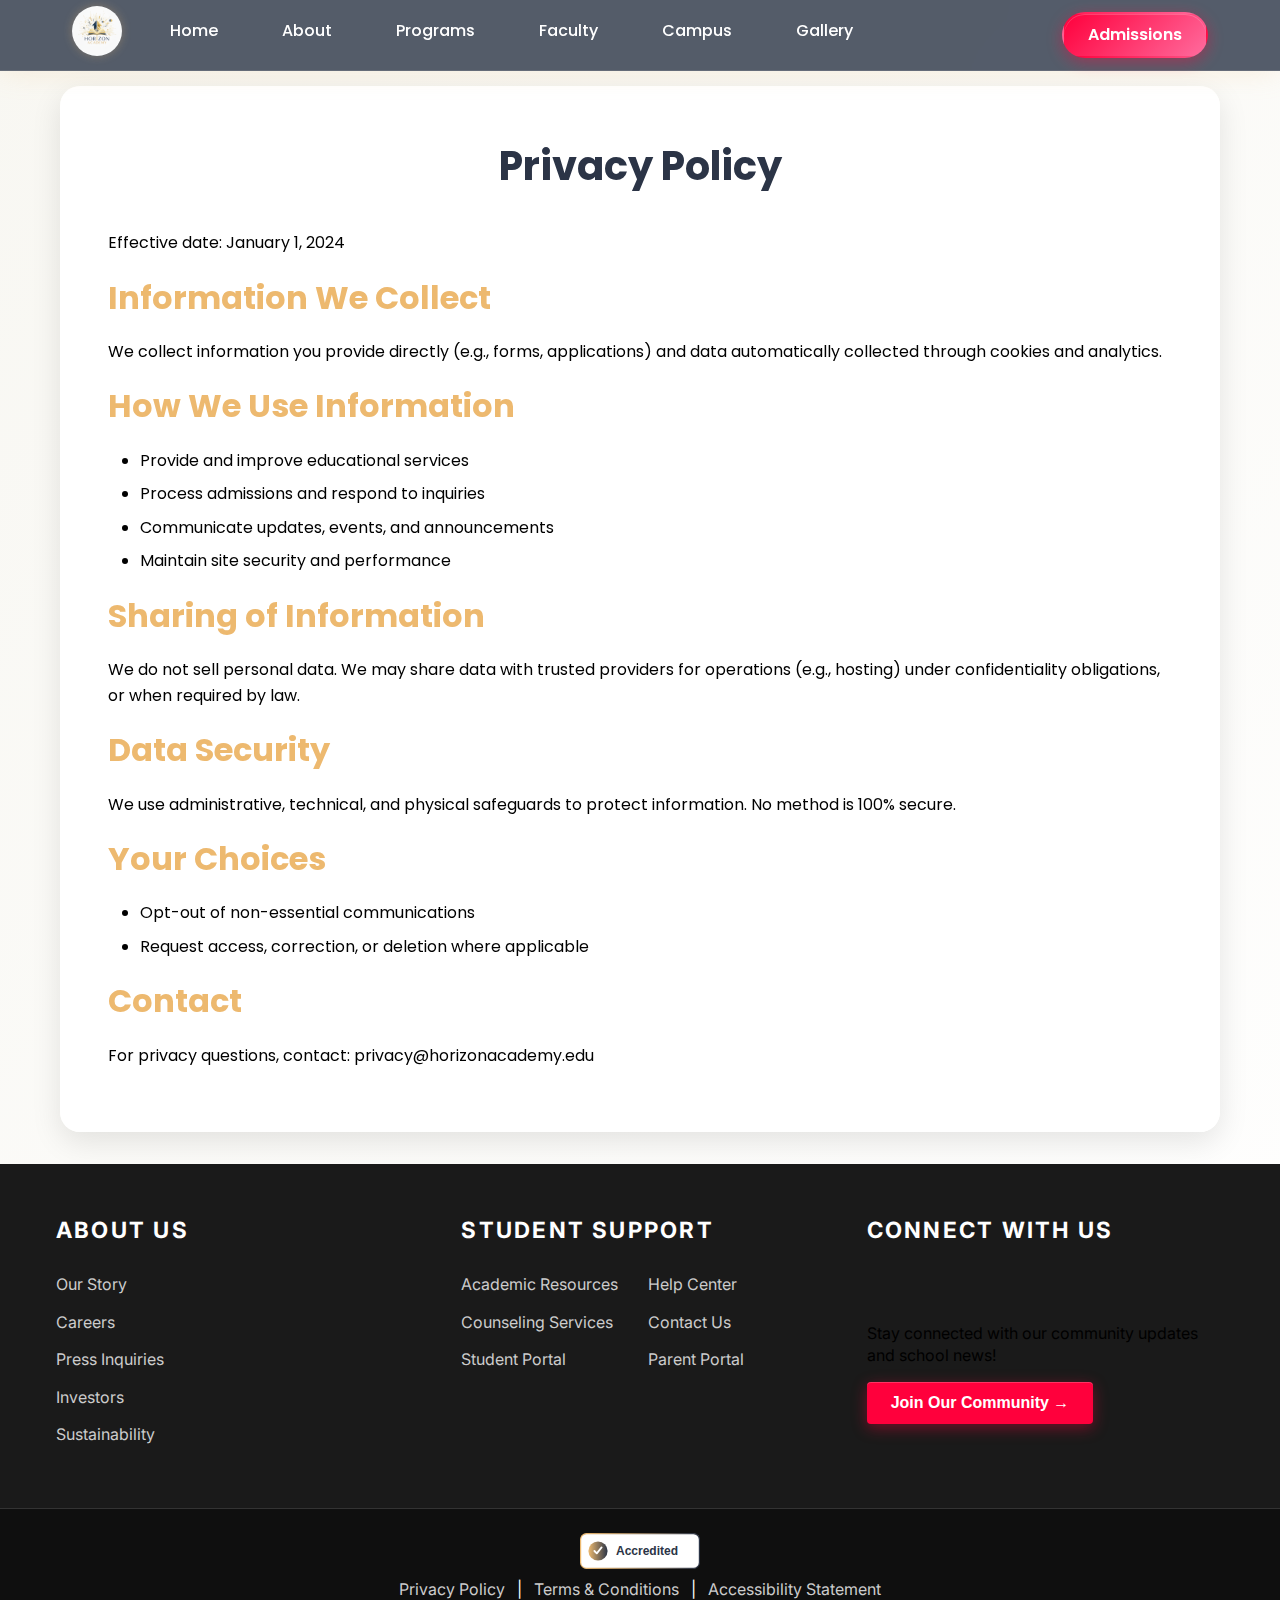
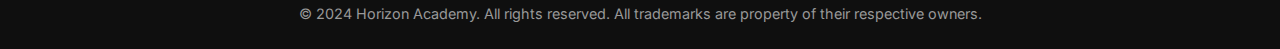
<file: privacy.html>
<!DOCTYPE html><html lang="en"><head><meta charset="UTF-8"><meta name="viewport" content="width=device-width, initial-scale=1.0"><title>Horizon Academy - Privacy Policy</title><meta name="description" content="Read Horizon Academy's Privacy Policy to understand how we collect, use, and protect your information."><meta property="og:title" content="Privacy Policy - Horizon Academy"><meta property="og:description" content="How Horizon Academy collects, uses, and protects personal information."><meta property="og:type" content="website"><link rel="icon" href="favicon-circle.svg" type="image/svg+xml"><link rel="icon" type="image/png" href="logo.png"><link rel="shortcut icon" type="image/png" href="logo.png"><link rel="icon" href="favicon.svg" type="image/svg+xml"><link rel="icon" href="favicon.ico" sizes="any"><link rel="shortcut icon" type="image/x-icon" href="[data-uri]"><link rel="stylesheet" href="styles.min.css"></head><body><header><nav class="navbar"><div class="nav-left"><a href="index.html" class="logo-link"><img src="logo.png" alt="Horizon Academy Logo" class="logo"></a><ul class="nav-links"><li><a href="index.html">Home</a></li><li><a href="about.html">About</a></li><li><a href="programs.html">Programs</a></li><li><a href="faculty.html">Faculty</a></li><li><a href="campus-life.html">Campus</a></li><li><a href="gallery.html">Gallery</a></li></ul></div><a href="admissions.html" class="cta-button">Admissions</a><div class="hamburger"><span></span><span></span><span></span></div></nav></header><main class="container"><section class="section"><h1>Privacy Policy</h1><p>Effective date: January 1, 2024</p><h2>Information We Collect</h2><p>We collect information you provide directly (e.g., forms, applications) and data automatically collected through cookies and analytics.</p><h2>How We Use Information</h2><ul><li>Provide and improve educational services</li><li>Process admissions and respond to inquiries</li><li>Communicate updates, events, and announcements</li><li>Maintain site security and performance</li></ul><h2>Sharing of Information</h2><p>We do not sell personal data. We may share data with trusted providers for operations (e.g., hosting) under confidentiality obligations, or when required by law.</p><h2>Data Security</h2><p>We use administrative, technical, and physical safeguards to protect information. No method is 100% secure.</p><h2>Your Choices</h2><ul><li>Opt-out of non-essential communications</li><li>Request access, correction, or deletion where applicable</li></ul><h2>Contact</h2><p>For privacy questions, contact: privacy@horizonacademy.edu</p></section></main><footer><div class="footer-main"><div class="footer-column"><h3>ABOUT US</h3><ul><li><a href="#">Our Story</a></li><li><a href="#">Careers</a></li><li><a href="#">Press Inquiries</a></li><li><a href="#">Investors</a></li><li><a href="#">Sustainability</a></li></ul></div><div class="footer-column"><h3>STUDENT SUPPORT</h3><div class="support-grid"><div class="support-subcolumn"><ul><li><a href="#">Academic Resources</a></li><li><a href="#">Counseling Services</a></li><li><a href="#">Student Portal</a></li></ul></div><div class="support-subcolumn"><ul><li><a href="#">Help Center</a></li><li><a href="#">Contact Us</a></li><li><a href="#">Parent Portal</a></li></ul></div></div></div><div class="footer-column"><h3>CONNECT WITH US</h3><div class="social-icons"><a href="#" class="social-icon"><svg viewBox="0 0 24 24" xmlns="http://www.w3.org/2000/svg"><path fill="currentColor" d="M24 12.073c0-6.627-5.373-12-12-12s-12 5.373-12 12c0 5.99 4.388 10.954 10.125 11.854v-8.385H7.078v-3.47h3.047V9.43c0-3.007 1.792-4.669 4.533-4.669 1.312 0 2.686.235 2.686.235v2.953H15.83c-1.491 0-1.956.925-1.956 1.874v2.25h3.328l-.532 3.47h-2.796v8.385C19.612 23.027 24 18.062 24 12.073z"/></svg></a><a href="#" class="social-icon"><svg viewBox="0 0 24 24" xmlns="http://www.w3.org/2000/svg"><path fill="currentColor" d="M18.244 2.25h3.308l-7.227 8.26 8.502 11.24H16.17l-5.214-6.817L4.99 21.75H1.68l7.73-8.835L1.254 2.25H8.08l4.713 6.231zm-1.161 17.52h1.833L7.084 4.126H5.117z"/></svg></a><a href="#" class="social-icon"><svg viewBox="0 0 24 24" xmlns="http://www.w3.org/2000/svg"><path fill="currentColor" d="M23.498 6.186a3.016 3.016 0 0 0-2.122-2.136C19.505 3.545 12 3.545 12 3.545s-7.505 0-9.377.505A3.017 3.017 0 0 0 .502 6.186C0 8.07 0 12 0 12s0 3.93.502 5.814a3.016 3.016 0 0 0 2.122 2.136c1.871.505 9.376.505 9.376.505s7.505 0 9.377-.505a3.015 3.015 0 0 0 2.122-2.136C24 15.93 24 12 24 12s0-3.93-.502-5.814zM9.545 15.568V8.432L15.818 12l-6.273 3.568z"/></svg></a><a href="#" class="social-icon"><svg viewBox="0 0 24 24" xmlns="http://www.w3.org/2000/svg"><path fill="currentColor" d="M12.017 0C5.396 0 .029 5.367.029 11.987c0 5.079 3.158 9.417 7.618 11.174-.105-.949-.199-2.403.041-3.439.219-.937 1.406-5.957 1.406-5.957s-.359-.72-.359-1.781c0-1.663.967-2.911 2.168-2.911 1.024 0 1.518.769 1.518 1.688 0 1.029-.653 2.567-.992 3.992-.285 1.193.6 2.165 1.775 2.165 2.128 0 3.768-2.245 3.768-5.487 0-2.861-2.063-4.869-5.008-4.869-3.41 0-5.409 2.562-5.409 5.199 0 1.033.394 2.143.889 2.75.099.12.112.225.085.345-.09.375-.293 1.199-.334 1.363-.053.225-.172.271-.402.165-1.495-.69-2.433-2.878-2.433-4.646 0-3.776 2.748-7.252 7.92-7.252 4.158 0 7.392 2.967 7.392 6.923 0 4.135-2.607 7.462-6.233 7.462-1.214 0-2.357-.629-2.747-1.378 0 0-.599 2.282-.744 2.84-.282 1.084-1.064 2.456-1.549 3.235C9.584 23.815 10.77 24.001 12.017 24.001c6.624 0 11.99-5.367 11.99-12.014C24.007 5.367 18.641.001 12.017.001z"/></svg></a><a href="#" class="social-icon"><svg viewBox="0 0 24 24" xmlns="http://www.w3.org/2000/svg"><path fill="currentColor" d="M12.525.02c1.31-.02 2.61-.01 3.91-.02.08 1.53.63 3.09 1.75 4.17 1.12 1.11 2.7 1.62 4.24 1.79v4.03c-1.44-.05-2.89-.35-4.2-.97-.57-.26-1.1-.59-1.62-.93-.01 2.92.01 5.84-.02 8.75-.08 1.4-.54 2.79-1.35 3.94-1.31 1.92-3.58 3.17-5.91 3.21-1.43.08-2.86-.31-4.08-1.03-2.02-1.19-3.44-3.37-3.65-5.71-.02-.5-.03-1-.01-1.49.18-1.9 1.12-3.72 2.58-4.96 1.66-1.44 3.98-2.13 6.15-1.72.02 1.48-.04 2.96-.04 4.44-.99-.32-2.15-.23-3.02.37-.63.41-1.11 1.04-1.36 1.75-.21.51-.15 1.07-.14 1.61.24 1.64 1.82 3.02 3.5 2.87 1.12-.01 2.19-.66 2.77-1.61.19-.33.4-.67.41-1.06.1-1.79.06-3.57.07-5.36.01-4.03-.01-8.05.02-12.07z"/></svg></a></div><p class="signup-message">Stay connected with our community updates and school news!</p><button class="cta-button">Join Our Community →</button></div></div><div class="footer-bottom"><div class="accreditation"><img src="accredited-logo.svg" alt="Accredited" style="width: 120px; height: auto;"></div><div class="legal-links"><a href="privacy.html">Privacy Policy</a> | <a href="terms.html">Terms & Conditions</a> | <a href="accessibility.html">Accessibility Statement</a></div><div class="copyright"><p>&copy; 2024 Horizon Academy. All rights reserved. All trademarks are property of their respective owners.</p></div></div></footer><script src="script.min.js"></script></body></html>
</file>
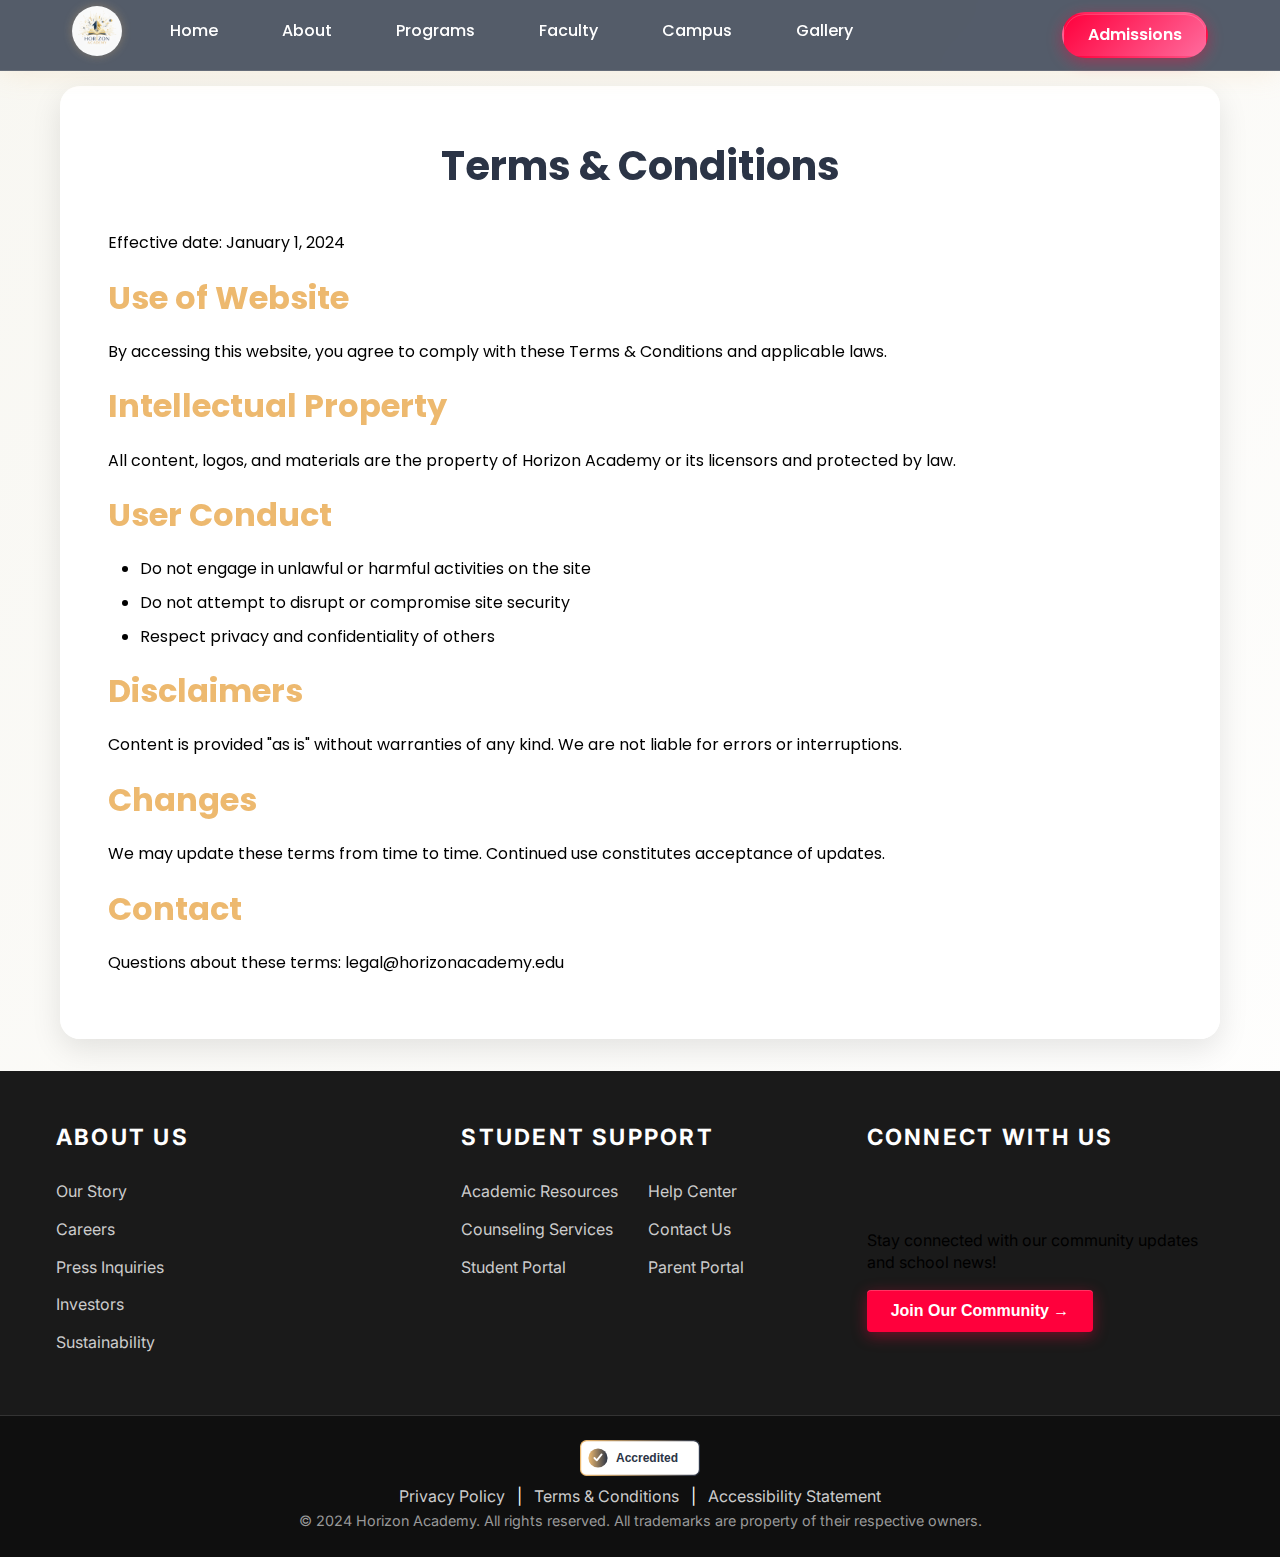
<file: terms.html>
<!DOCTYPE html><html lang="en"><head><meta charset="UTF-8"><meta name="viewport" content="width=device-width, initial-scale=1.0"><title>Horizon Academy - Terms & Conditions</title><meta name="description" content="Read Horizon Academy's Terms & Conditions governing the use of our website and services."><meta property="og:title" content="Terms & Conditions - Horizon Academy"><meta property="og:description" content="Website terms of use and conditions for Horizon Academy."><meta property="og:type" content="website"><link rel="icon" href="favicon-circle.svg" type="image/svg+xml"><link rel="icon" type="image/png" href="logo.png"><link rel="shortcut icon" type="image/png" href="logo.png"><link rel="icon" href="favicon.svg" type="image/svg+xml"><link rel="icon" href="favicon.ico" sizes="any"><link rel="shortcut icon" type="image/x-icon" href="[data-uri]"><link rel="stylesheet" href="styles.min.css"></head><body><header><nav class="navbar"><div class="nav-left"><a href="index.html" class="logo-link"><img src="logo.png" alt="Horizon Academy Logo" class="logo"></a><ul class="nav-links"><li><a href="index.html">Home</a></li><li><a href="about.html">About</a></li><li><a href="programs.html">Programs</a></li><li><a href="faculty.html">Faculty</a></li><li><a href="campus-life.html">Campus</a></li><li><a href="gallery.html">Gallery</a></li></ul></div><a href="admissions.html" class="cta-button">Admissions</a><div class="hamburger"><span></span><span></span><span></span></div></nav></header><main class="container"><section class="section"><h1>Terms & Conditions</h1><p>Effective date: January 1, 2024</p><h2>Use of Website</h2><p>By accessing this website, you agree to comply with these Terms & Conditions and applicable laws.</p><h2>Intellectual Property</h2><p>All content, logos, and materials are the property of Horizon Academy or its licensors and protected by law.</p><h2>User Conduct</h2><ul><li>Do not engage in unlawful or harmful activities on the site</li><li>Do not attempt to disrupt or compromise site security</li><li>Respect privacy and confidentiality of others</li></ul><h2>Disclaimers</h2><p>Content is provided "as is" without warranties of any kind. We are not liable for errors or interruptions.</p><h2>Changes</h2><p>We may update these terms from time to time. Continued use constitutes acceptance of updates.</p><h2>Contact</h2><p>Questions about these terms: legal@horizonacademy.edu</p></section></main><footer><div class="footer-main"><div class="footer-column"><h3>ABOUT US</h3><ul><li><a href="#">Our Story</a></li><li><a href="#">Careers</a></li><li><a href="#">Press Inquiries</a></li><li><a href="#">Investors</a></li><li><a href="#">Sustainability</a></li></ul></div><div class="footer-column"><h3>STUDENT SUPPORT</h3><div class="support-grid"><div class="support-subcolumn"><ul><li><a href="#">Academic Resources</a></li><li><a href="#">Counseling Services</a></li><li><a href="#">Student Portal</a></li></ul></div><div class="support-subcolumn"><ul><li><a href="#">Help Center</a></li><li><a href="#">Contact Us</a></li><li><a href="#">Parent Portal</a></li></ul></div></div></div><div class="footer-column"><h3>CONNECT WITH US</h3><div class="social-icons"><a href="#" class="social-icon"><svg viewBox="0 0 24 24" xmlns="http://www.w3.org/2000/svg"><path fill="currentColor" d="M24 12.073c0-6.627-5.373-12-12-12s-12 5.373-12 12c0 5.99 4.388 10.954 10.125 11.854v-8.385H7.078v-3.47h3.047V9.43c0-3.007 1.792-4.669 4.533-4.669 1.312 0 2.686.235 2.686.235v2.953H15.83c-1.491 0-1.956.925-1.956 1.874v2.25h3.328l-.532 3.47h-2.796v8.385C19.612 23.027 24 18.062 24 12.073z"/></svg></a><a href="#" class="social-icon"><svg viewBox="0 0 24 24" xmlns="http://www.w3.org/2000/svg"><path fill="currentColor" d="M18.244 2.25h3.308l-7.227 8.26 8.502 11.24H16.17l-5.214-6.817L4.99 21.75H1.68l7.73-8.835L1.254 2.25H8.08l4.713 6.231zm-1.161 17.52h1.833L7.084 4.126H5.117z"/></svg></a><a href="#" class="social-icon"><svg viewBox="0 0 24 24" xmlns="http://www.w3.org/2000/svg"><path fill="currentColor" d="M23.498 6.186a3.016 3.016 0 0 0-2.122-2.136C19.505 3.545 12 3.545 12 3.545s-7.505 0-9.377.505A3.017 3.017 0 0 0 .502 6.186C0 8.07 0 12 0 12s0 3.93.502 5.814a3.016 3.016 0 0 0 2.122 2.136c1.871.505 9.376.505 9.376.505s7.505 0 9.377-.505a3.015 3.015 0 0 0 2.122-2.136C24 15.93 24 12 24 12s0-3.93-.502-5.814zM9.545 15.568V8.432L15.818 12l-6.273 3.568z"/></svg></a><a href="#" class="social-icon"><svg viewBox="0 0 24 24" xmlns="http://www.w3.org/2000/svg"><path fill="currentColor" d="M12.017 0C5.396 0 .029 5.367.029 11.987c0 5.079 3.158 9.417 7.618 11.174-.105-.949-.199-2.403.041-3.439.219-.937 1.406-5.957 1.406-5.957s-.359-.72-.359-1.781c0-1.663.967-2.911 2.168-2.911 1.024 0 1.518.769 1.518 1.688 0 1.029-.653 2.567-.992 3.992-.285 1.193.6 2.165 1.775 2.165 2.128 0 3.768-2.245 3.768-5.487 0-2.861-2.063-4.869-5.008-4.869-3.41 0-5.409 2.562-5.409 5.199 0 1.033.394 2.143.889 2.75.099.12.112.225.085.345-.09.375-.293 1.199-.334 1.363-.053.225-.172.271-.402.165-1.495-.69-2.433-2.878-2.433-4.646 0-3.776 2.748-7.252 7.92-7.252 4.158 0 7.392 2.967 7.392 6.923 0 4.135-2.607 7.462-6.233 7.462-1.214 0-2.357-.629-2.747-1.378 0 0-.599 2.282-.744 2.84-.282 1.084-1.064 2.456-1.549 3.235C9.584 23.815 10.77 24.001 12.017 24.001c6.624 0 11.99-5.367 11.99-12.014C24.007 5.367 18.641.001 12.017.001z"/></svg></a><a href="#" class="social-icon"><svg viewBox="0 0 24 24" xmlns="http://www.w3.org/2000/svg"><path fill="currentColor" d="M12.525.02c1.31-.02 2.61-.01 3.91-.02.08 1.53.63 3.09 1.75 4.17 1.12 1.11 2.7 1.62 4.24 1.79v4.03c-1.44-.05-2.89-.35-4.2-.97-.57-.26-1.1-.59-1.62-.93-.01 2.92.01 5.84-.02 8.75-.08 1.4-.54 2.79-1.35 3.94-1.31 1.92-3.58 3.17-5.91 3.21-1.43.08-2.86-.31-4.08-1.03-2.02-1.19-3.44-3.37-3.65-5.71-.02-.5-.03-1-.01-1.49.18-1.9 1.12-3.72 2.58-4.96 1.66-1.44 3.98-2.13 6.15-1.72.02 1.48-.04 2.96-.04 4.44-.99-.32-2.15-.23-3.02 .37-.63 .41-1.11 1.04-1.36 1.75-.21 .51-.15 1.07-.14 1.61 .24 1.64 1.82 3.02 3.5 2.87 1.12-.01 2.19-.66 2.77-1.61 .19-.33 .4-.67 .41-1.06 .1-1.79 .06-3.57 .07-5.36 .01-4.03-.01-8.05 .02-12.07z"/></svg></a></div><p class="signup-message">Stay connected with our community updates and school news!</p><button class="cta-button">Join Our Community →</button></div></div><div class="footer-bottom"><div class="accreditation"><img src="accredited-logo.svg" alt="Accredited" style="width: 120px; height: auto;"></div><div class="legal-links"><a href="privacy.html">Privacy Policy</a> | <a href="terms.html">Terms & Conditions</a> | <a href="accessibility.html">Accessibility Statement</a></div><div class="copyright"><p>&copy; 2024 Horizon Academy. All rights reserved. All trademarks are property of their respective owners.</p></div></div></footer><script src="script.min.js"></script></body></html>
</file>
<file: styles.min.css>
@import url('https://fonts.googleapis.com/css2?family=Inter:wght@400;600;700&family=Poppins:wght@400;500;600;700&display=swap');*{margin:0;padding:0;box-sizing:border-box;}body{font-family:'Poppins',sans-serif;line-height:1.6;color:#2B3446;background:linear-gradient(135deg,#F8F7F2 0%,#FFFFFF 100%);min-height:100vh;padding-top:70px;}.container{max-width:1200px;margin:0 auto;padding:0 20px;}header{position:fixed;top:0;width:100%;z-index:1000;background:rgba(43,52,70,0.8);backdrop-filter:blur(20px);-webkit-backdrop-filter:blur(20px);border-bottom:1px solid rgba(255,255,255,0.1);box-shadow:0 0 30px rgba(237,185,111,0.2);animation:gradientShift 8s ease-in-out infinite;}@keyframes gradientShift{0%,100%{background:rgba(43,52,70,0.8);}50%{background:rgba(43,52,70,0.9);}}.navbar{display:flex;justify-content:space-between;align-items:center;padding:1rem 2rem;max-width:1200px;margin:0 auto;font-family:'Poppins',sans-serif;height:70px;min-height:70px;}.nav-left{display:flex;align-items:center;gap:2rem;flex-shrink:0;}.logo{height:50px;width:50px;border-radius:50%;object-fit:cover;transition:all 0.3s ease;white-space:nowrap;box-shadow:0 0 10px rgba(237,185,111,0.3);}.logo-link{display:inline-block;transition:all 0.3s ease;}.logo-link:hover .logo{opacity:0.8;box-shadow:0 0 20px rgba(237,185,111,0.6),0 0 40px rgba(237,185,111,0.4);transform:scale(1.05);}.nav-links{list-style:none;display:flex;gap:2rem;align-items:center;margin:0 0 0 auto;padding:0;flex-shrink:0;}.nav-links li a{color:#FFFFFF;text-decoration:none;font-weight:500;padding:0.5rem 1rem;transition:all 0.3s ease;position:relative;white-space:nowrap;border-radius:5px;}.nav-links li a::after{content:'';position:absolute;bottom:0;left:50%;width:0;height:2px;background:linear-gradient(90deg,#EDB96F,#FFFFFF);transition:all 0.3s ease;transform:translateX(-50%);box-shadow:0 0 10px rgba(237,185,111,0.5);}.nav-links li a:hover::after,.nav-links li a.active::after{width:100%;}.nav-links li a:hover{color:#EDB96F;transform:scale(1.05);text-shadow:0 0 10px rgba(237,185,111,0.5);filter:blur(0.5px);}.nav-links li a.active{color:#EDB96F;}.cta-button{background:linear-gradient(135deg,#FF003C,#FF6B9D);color:#FFFFFF;padding:0.5rem 1.5rem;border:2px solid transparent;border-radius:25px;font-weight:600;text-decoration:none;transition:all 0.3s ease;box-shadow:0 4px 15px rgba(255,0,60,0.4),inset 0 1px 0 rgba(255,255,255,0.2);white-space:nowrap;align-self:center;flex-shrink:0;position:relative;overflow:hidden;}.cta-button::before{content:'';position:absolute;top:-2px;left:-2px;right:-2px;bottom:-2px;background:linear-gradient(135deg,#FF003C,#FF6B9D);border-radius:25px;z-index:-1;opacity:0;transition:opacity 0.3s ease;}.cta-button:hover{transform:scale(1.05)translateY(-2px);box-shadow:0 8px 30px rgba(255,0,60,0.8),0 0 40px rgba(255,107,157,0.6),0 0 60px rgba(255,0,60,0.4);}.cta-button:hover::before{opacity:1;}.hamburger{display:none;flex-direction:column;cursor:pointer;gap:4px;padding:0.5rem;background:transparent;border:none;align-self:center;flex-shrink:0;}.hamburger span{width:25px;height:3px;background:#FFFFFF;transition:all 0.3s ease;border-radius:2px;}.hamburger.active span:nth-child(1){transform:rotate(45deg)translate(5px,5px);}.hamburger.active span:nth-child(2){opacity:0;}.hamburger.active span:nth-child(3){transform:rotate(-45deg)translate(7px,-6px);}main{padding:2rem 0 4rem;}.hero{background:linear-gradient(135deg,rgba(255,255,255,0.9),rgba(248,247,242,0.7));backdrop-filter:blur(10px);color:#2B3446;text-align:center;padding:4rem 2rem;margin-bottom:3rem;border-radius:20px;box-shadow:0 10px 30px rgba(0,0,0,0.1);}.hero h1{font-size:3rem;margin-bottom:1rem;background:linear-gradient(45deg,#EDB96F,#2B3446);-webkit-background-clip:text;-webkit-text-fill-color:transparent;background-clip:text;}.hero .tagline{font-size:1.3rem;max-width:600px;margin:0 auto 2rem;color:#EDB96F;font-weight:bold;}.quick-links{display:flex;gap:1rem;justify-content:center;flex-wrap:wrap;}.quick-link{display:inline-block;padding:0.75rem 1.5rem;background:linear-gradient(45deg,#EDB96F,#2B3446);color:#FFFFFF;text-decoration:none;border-radius:25px;font-weight:500;transition:all 0.3s ease;}.quick-link:hover{transform:translateY(-2px);box-shadow:0 4px 15px rgba(237,185,111,0.4);}.section{background:rgba(255,255,255,0.95);backdrop-filter:blur(10px);padding:3rem;margin-bottom:2rem;border-radius:20px;box-shadow:0 10px 30px rgba(0,0,0,0.1);margin-top:1rem;}.highlights{display:grid;grid-template-columns:repeat(auto-fit,minmax(300px,1fr));gap:2rem;margin-bottom:3rem;}.highlight-item{background:linear-gradient(135deg,#EDB96F 0%,#2B3446 100%);color:#FFFFFF;padding:2rem;border-radius:15px;text-align:center;transition:transform 0.3s ease;box-shadow:0 8px 25px rgba(237,185,111,0.3);}.highlight-item:hover{transform:translateY(-5px);}.program,.faculty-member,.contact-info,.news-item{background:rgba(248,247,242,0.9);padding:2rem;margin-bottom:1.5rem;border-radius:15px;box-shadow:0 5px 15px rgba(0,0,0,0.1);transition:transform 0.3s ease;border-left:5px solid #EDB96F;}.program:hover,.faculty-member:hover,.contact-info:hover,.news-item:hover{transform:translateY(-3px);box-shadow:0 8px 20px rgba(237,185,111,0.2);}h1,h2,h3{margin-bottom:1rem;color:#2B3446;}h1{font-size:2.5rem;text-align:center;margin-bottom:2rem;}h2{font-size:2rem;color:#EDB96F;}h3{font-size:1.5rem;color:#2B3446;}p{margin-bottom:1rem;color:#000000;}ul,ol{padding-left:2rem;margin-bottom:1rem;}li{margin-bottom:0.5rem;color:#000000;}.date{color:#EDB96F;font-weight:bold;font-size:0.9rem;margin-top:0.5rem;}footer{background:#1A1A1A;color:#FFFFFF;font-family:'Inter',Arial,sans-serif;margin-top:2rem;}.footer-main{max-width:1200px;margin:0 auto;display:grid;grid-template-columns:repeat(3,1fr);gap:3rem;padding:3rem 1rem;}.footer-column h3{color:#FFFFFF;font-size:1.4rem;font-weight:bold;text-transform:uppercase;letter-spacing:0.1em;margin-bottom:1.5rem;}.footer-column ul{list-style:none;padding:0;margin:0;}.footer-column li{margin-bottom:0.75rem;}.footer-column a{color:#CCCCCC;text-decoration:none;transition:color 0.3s ease;}.footer-column a:hover{color:#FFFFFF;}.support-grid{display:grid;grid-template-columns:1fr 1fr;gap:1rem;}.social-icons{display:flex;gap:1rem;margin-bottom:1.5rem;flex-wrap:wrap;}.social-icon{color:#CCCCCC;text-decoration:none;transition:color 0.3s ease;}.social-icon:hover{color:#FFFFFF;}.signup-message{font-size:1rem;margin-bottom:1rem;line-height:1.4;}footer .cta-button{background:#FF003C;color:#FFFFFF;border:none;padding:0.75rem 1.5rem;font-size:1rem;font-weight:bold;border-radius:4px;cursor:pointer;transition:background 0.3s ease;}footer .cta-button:hover{background:#E00035;}.footer-bottom{background:#0F0F0F;padding:1.5rem 0;border-top:1px solid #333333;}.footer-bottom>div{max-width:1200px;margin:0 auto;padding:0 1rem;}.accreditation{text-align:center;margin-bottom:1rem;}.legal-links{text-align:center;margin-bottom:1rem;}.legal-links a{color:#CCCCCC;text-decoration:none;margin:0 0.5rem;transition:color 0.3s ease;}.legal-links a:hover{color:#FFFFFF;}.copyright{text-align:center;}.copyright p{font-size:0.9rem;color:#999999;margin:0;}@media(max-width:768px){.footer-main{grid-template-columns:1fr;gap:2rem;padding:2rem 1rem;}.support-grid{grid-template-columns:1fr;}.social-icons{justify-content:center;}}.faculty-grid{display:grid;grid-template-columns:repeat(4,1fr);gap:2rem;padding:1rem 0;}.contact-grid{display:grid;grid-template-columns:repeat(auto-fit,minmax(300px,1fr));gap:2rem;margin-bottom:3rem;}.contact-form{max-width:600px;margin:0 auto;}.form-group{margin-bottom:1.5rem;}.form-group label{display:block;margin-bottom:0.5rem;font-weight:500;color:#2B3446;}.form-group input,.form-group select,.form-group textarea{width:100%;padding:0.75rem;border:2px solid #F8F7F2;border-radius:8px;font-size:1rem;transition:border-color 0.3s ease;}.form-group input:focus,.form-group select:focus,.form-group textarea:focus{outline:none;border-color:#EDB96F;}.submit-btn{background:linear-gradient(45deg,#EDB96F,#2B3446);color:#FFFFFF;border:none;padding:0.75rem 2rem;border-radius:25px;font-size:1rem;font-weight:500;cursor:pointer;transition:all 0.3s ease;}.submit-btn:hover{transform:translateY(-2px);box-shadow:0 4px 15px rgba(237,185,111,0.4);}.map-container{margin-top:1rem;border-radius:10px;overflow:hidden;box-shadow:0 5px 15px rgba(0,0,0,0.1);}.gallery-grid{display:grid;grid-template-columns:repeat(auto-fit,minmax(250px,1fr));gap:1.5rem;}.gallery-item{background:rgba(248,247,242,0.9);border-radius:10px;overflow:hidden;box-shadow:0 5px 15px rgba(0,0,0,0.1);transition:transform 0.3s ease;}.gallery-item:hover{transform:translateY(-5px);}.gallery-item img{width:100%;height:200px;object-fit:cover;}.gallery-item h3{padding:1rem;margin:0;background:linear-gradient(45deg,#EDB96F,#2B3446);color:#FFFFFF;text-align:center;}.facilities-grid,.clubs-grid{display:grid;grid-template-columns:repeat(auto-fit,minmax(250px,1fr));gap:1.5rem;}.facility-item,.club-item,.event-item{background:rgba(248,247,242,0.9);padding:1.5rem;border-radius:10px;box-shadow:0 5px 15px rgba(0,0,0,0.1);transition:transform 0.3s ease;border-left:5px solid #EDB96F;}.facility-item:hover,.club-item:hover,.event-item:hover{transform:translateY(-3px);box-shadow:0 8px 20px rgba(237,185,111,0.2);}@media(max-width:768px){.navbar{position:relative;}.hamburger{display:flex;}.nav-links{position:absolute;top:100%;left:0;right:0;background:#2B3446;flex-direction:column;gap:0;padding:1rem 0;transform:translateY(-100%);opacity:0;visibility:hidden;transition:all 0.3s ease;border-bottom:0.5px solid #F8F7F2;}.nav-links.active{transform:translateY(0);opacity:1;visibility:visible;}.nav-links li{width:100%;text-align:center;}.nav-links li a{display:block;width:100%;padding:1rem;}.cta-button{display:none;}.hero h1{font-size:2.2rem;}.hero .tagline{font-size:1.1rem;}.quick-links{flex-direction:column;align-items:center;}.section{padding:2rem 1rem;}.highlights{grid-template-columns:1fr;}.footer-content{grid-template-columns:1fr;text-align:center;}.contact-grid{grid-template-columns:1fr;}.faculty-grid{grid-template-columns:repeat(2,1fr);gap:1rem;}.navbar{padding:1rem;height:auto;}.nav-left{gap:1rem;}.nav-links{gap:1rem;}}
</file>
